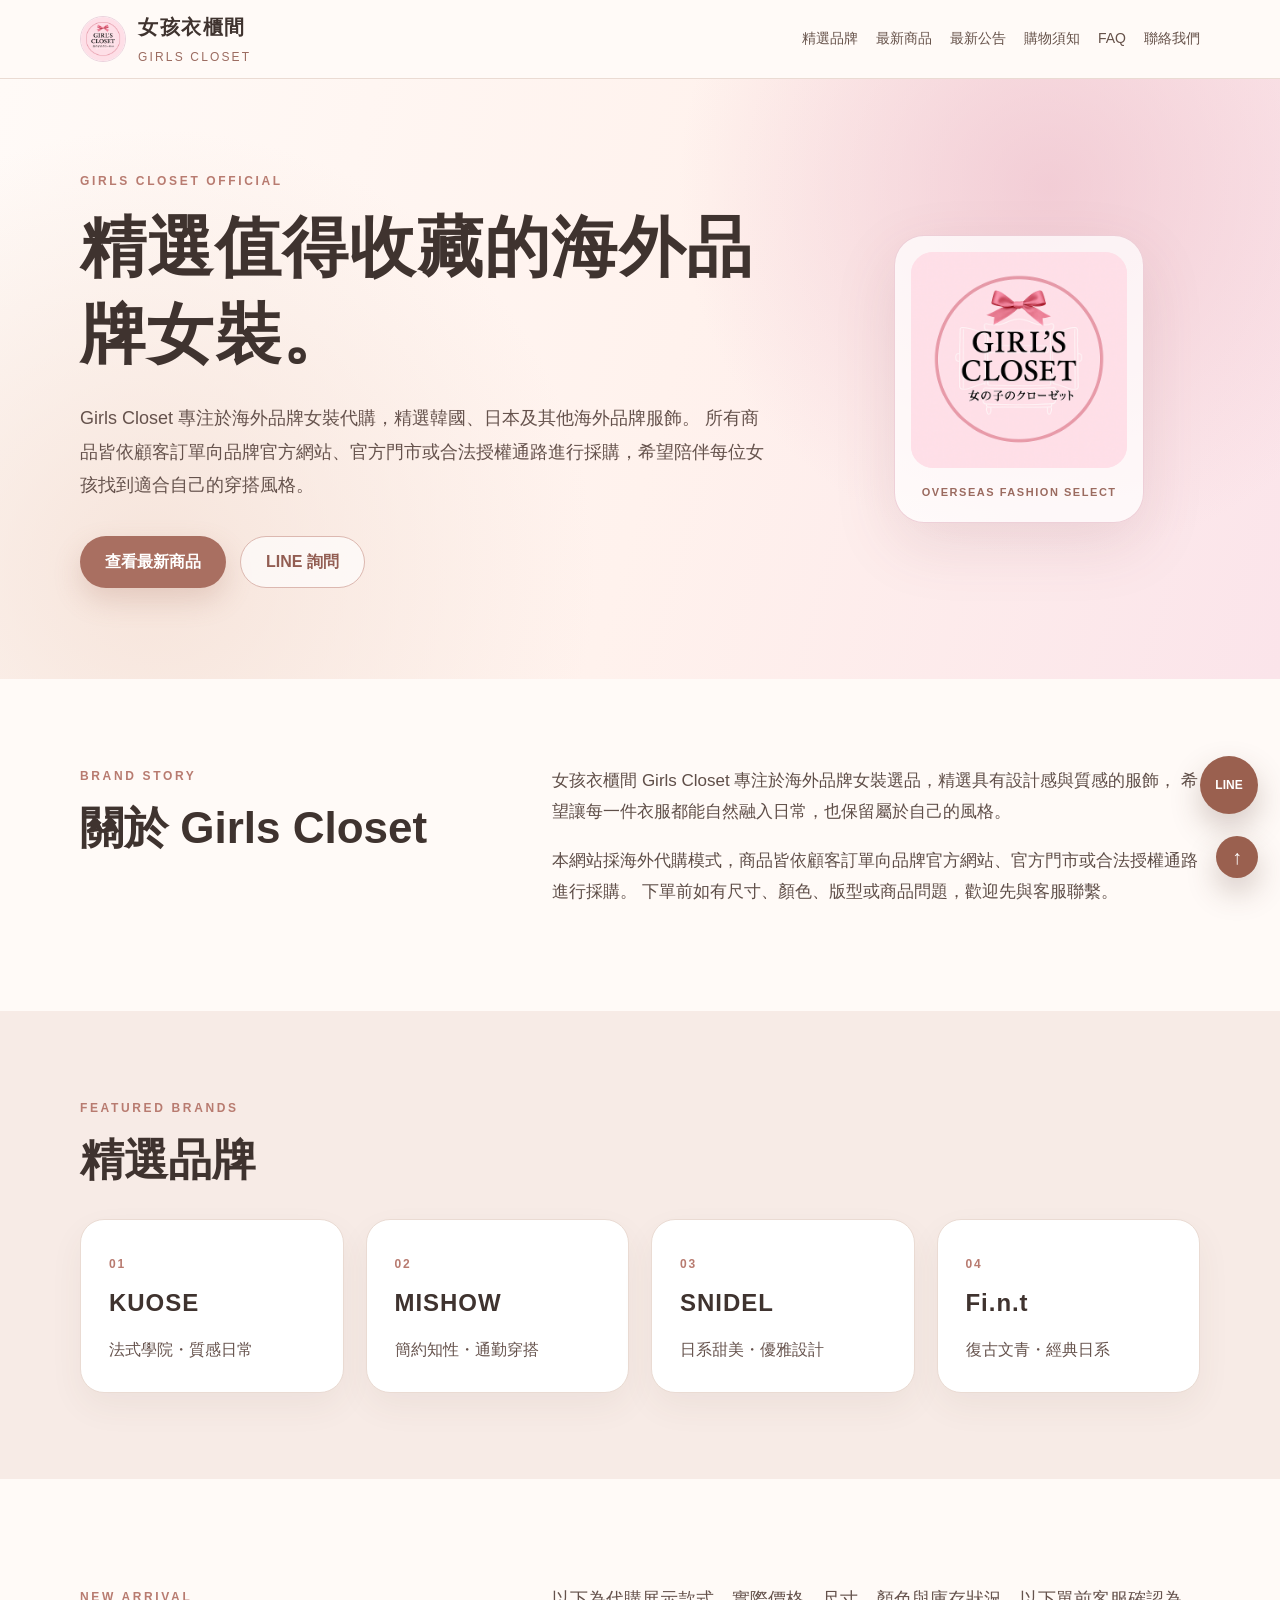
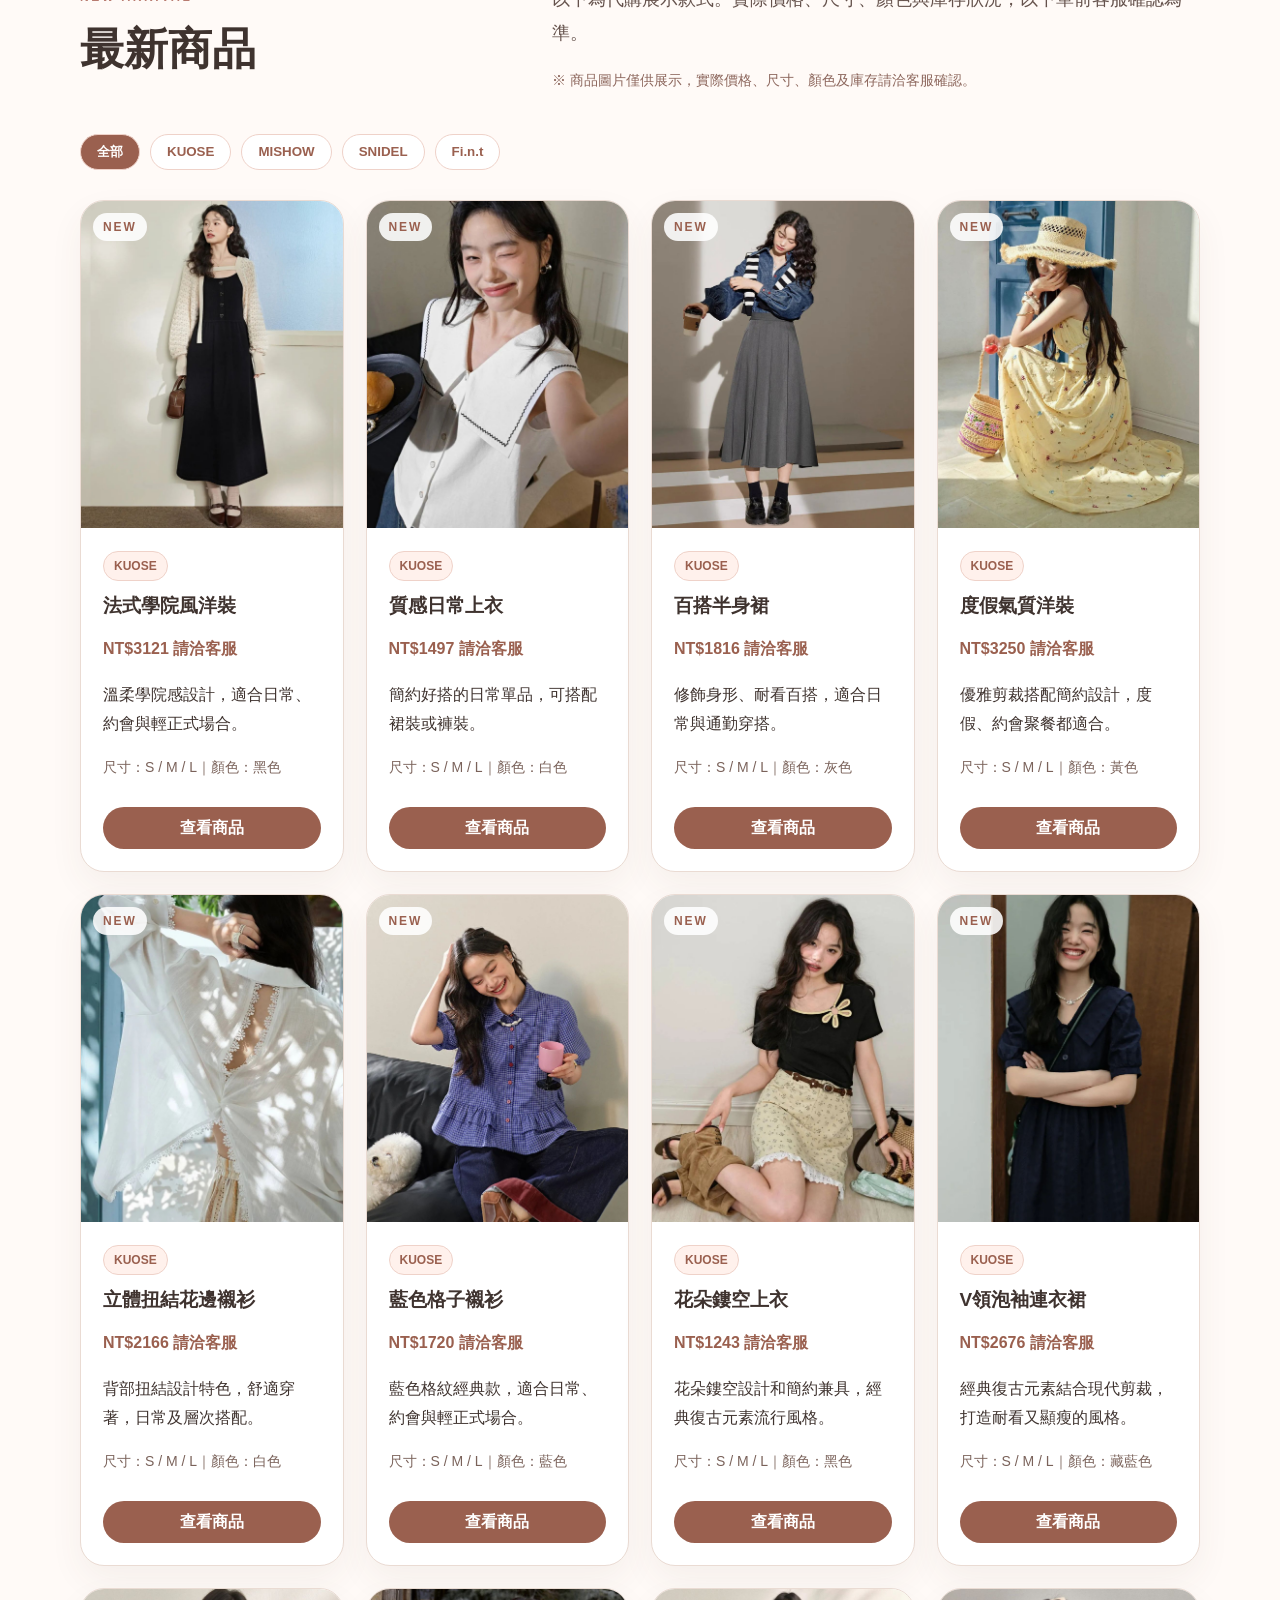
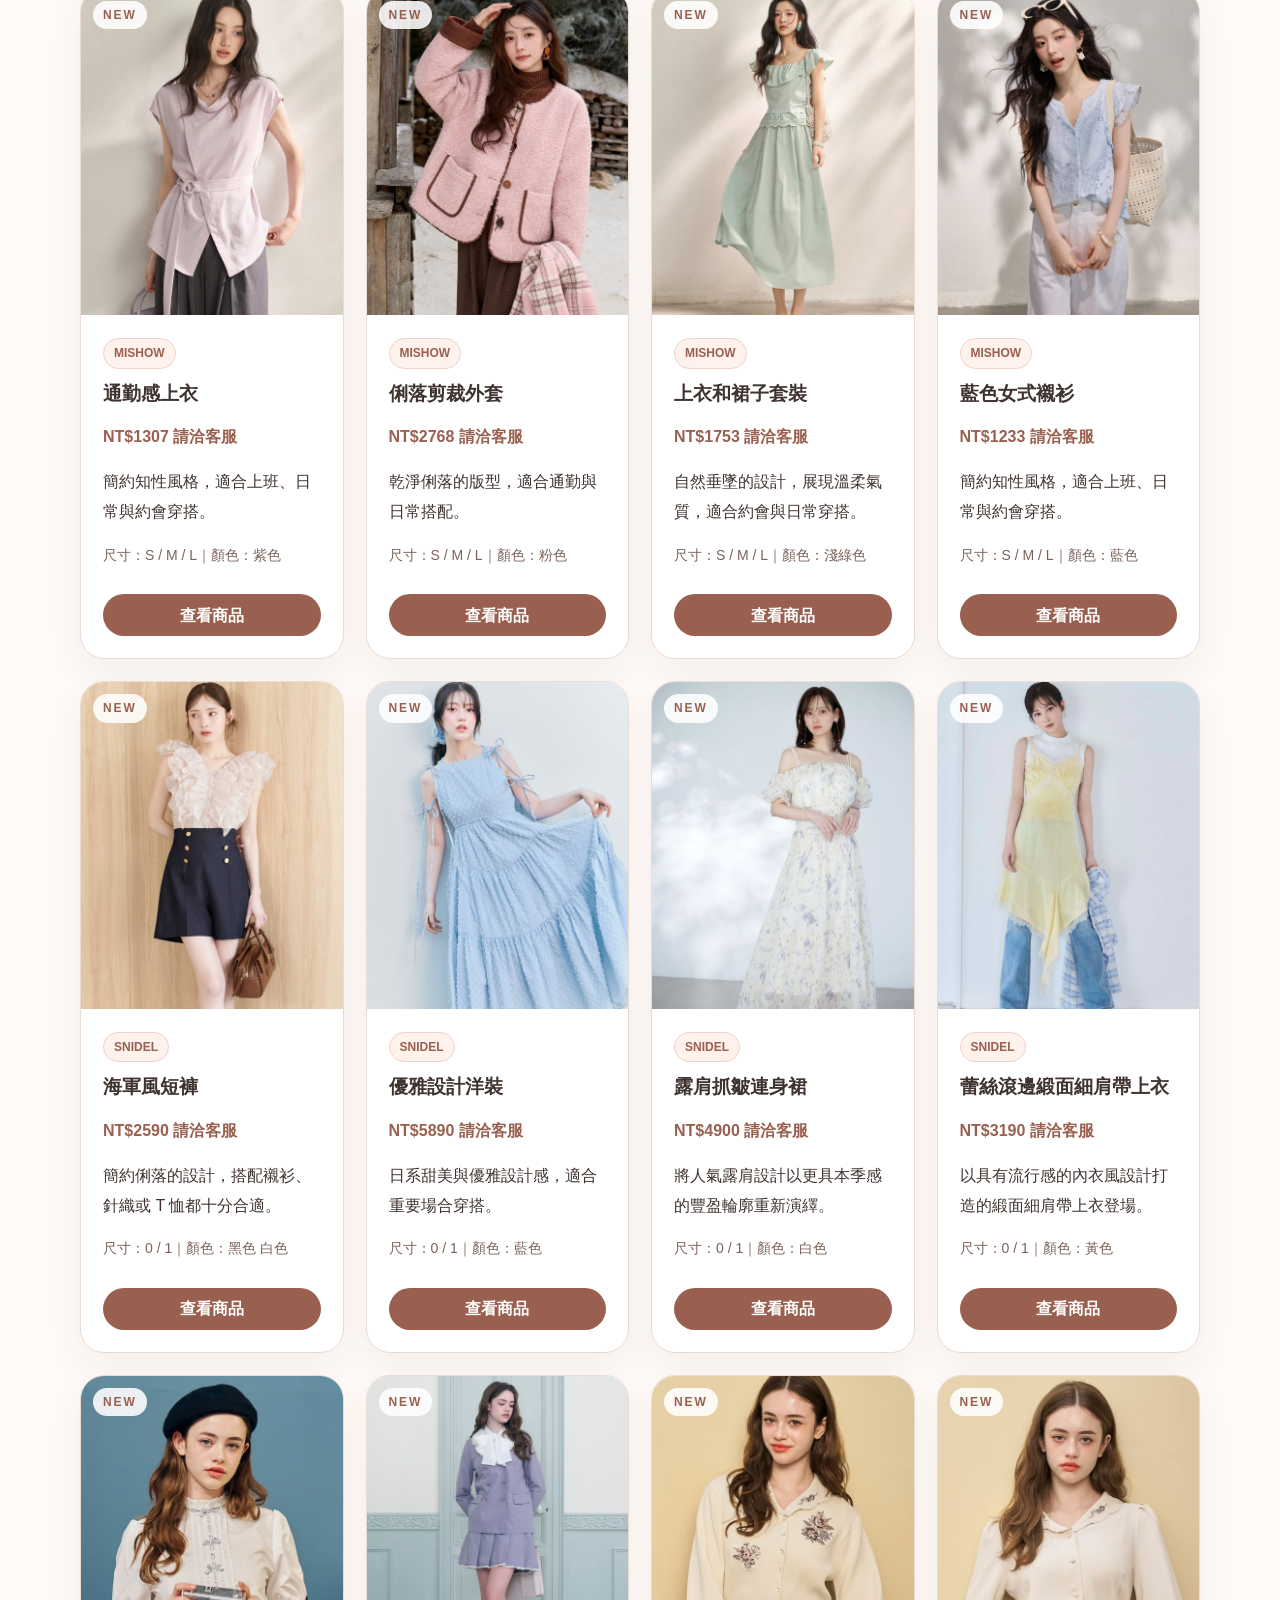
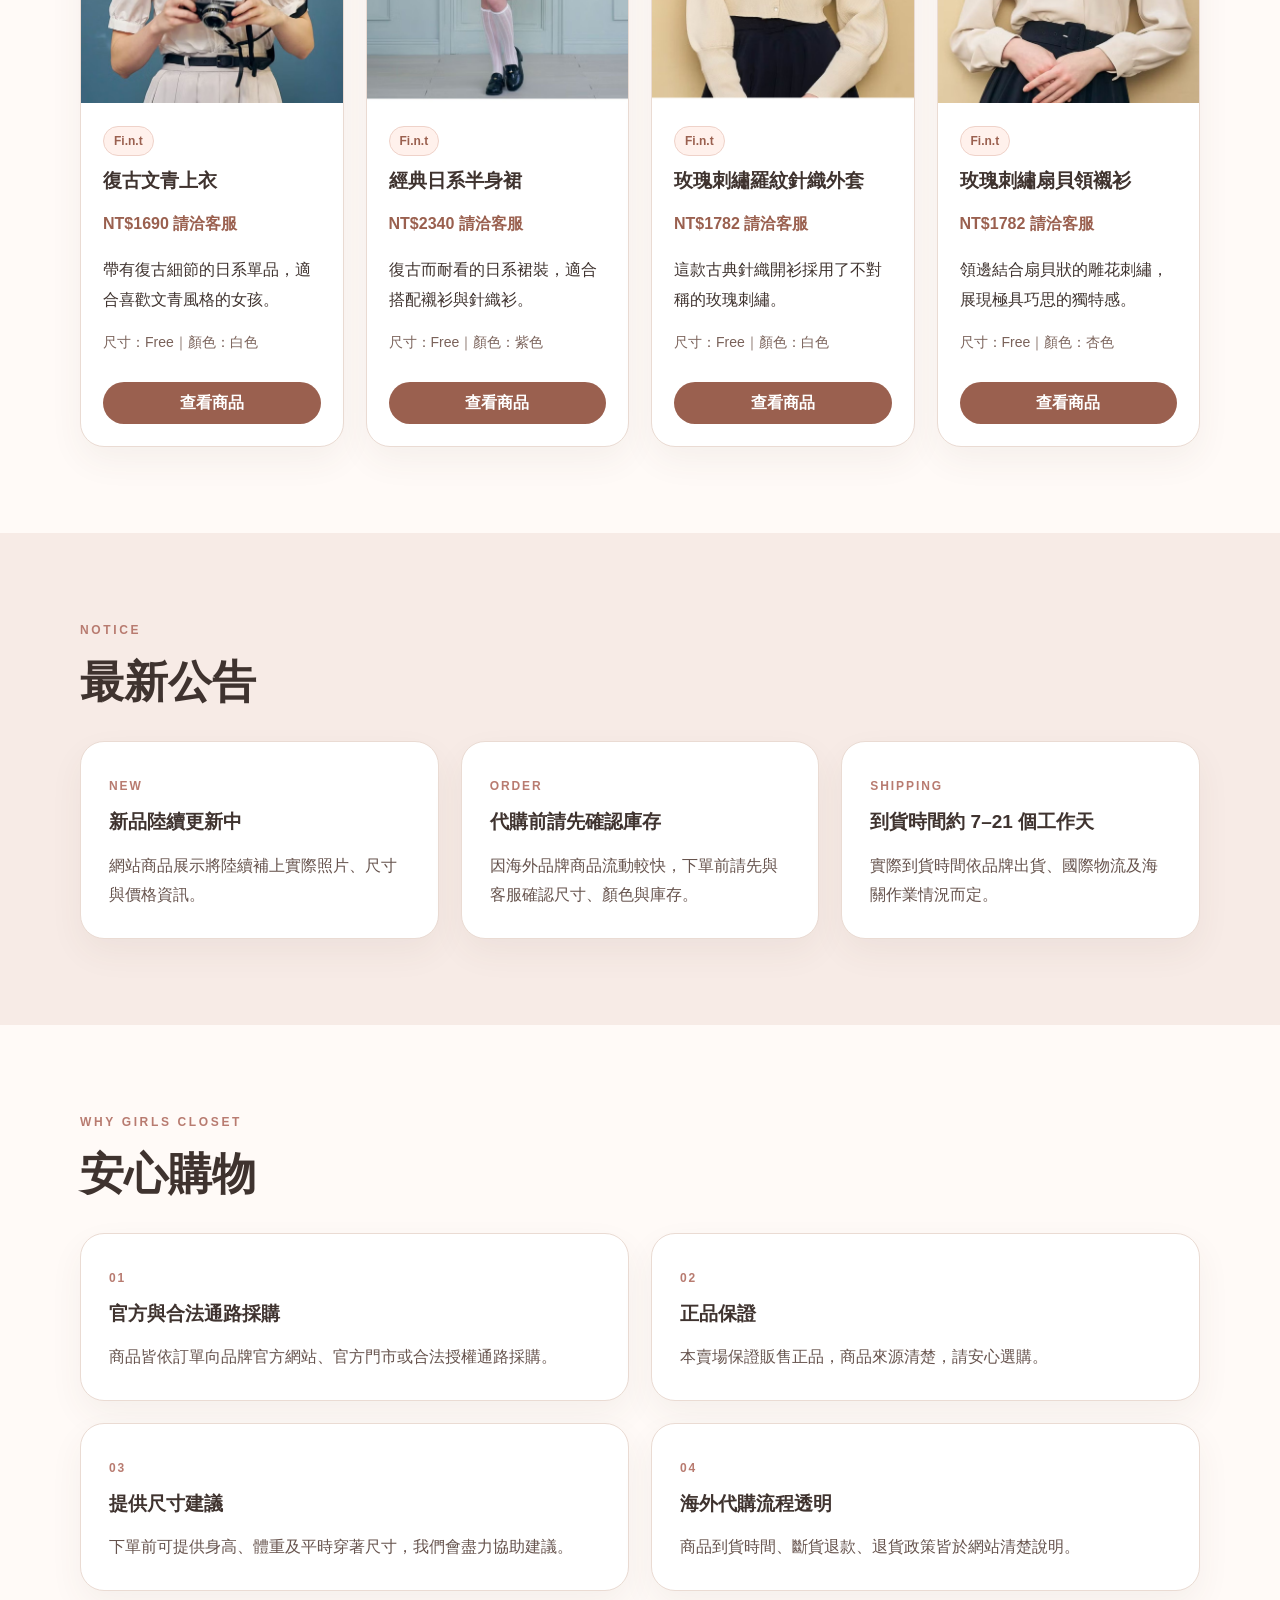
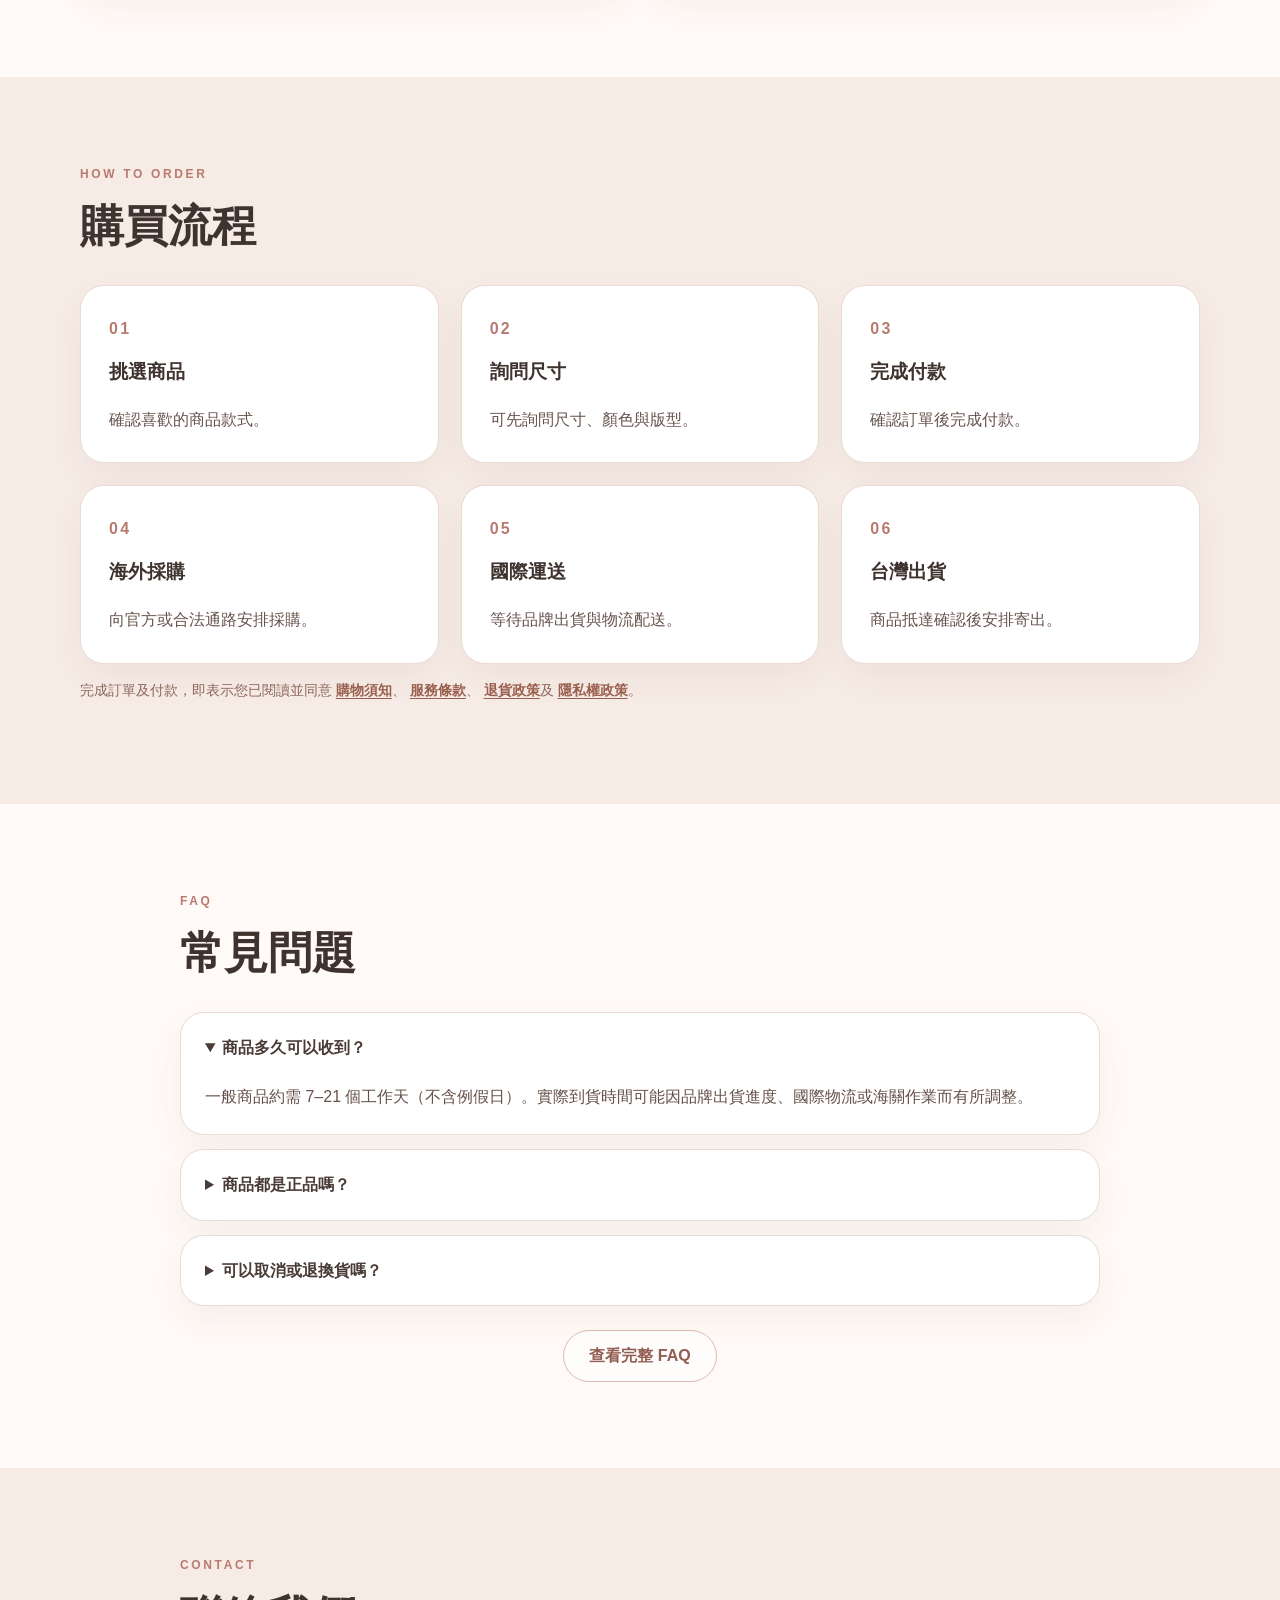
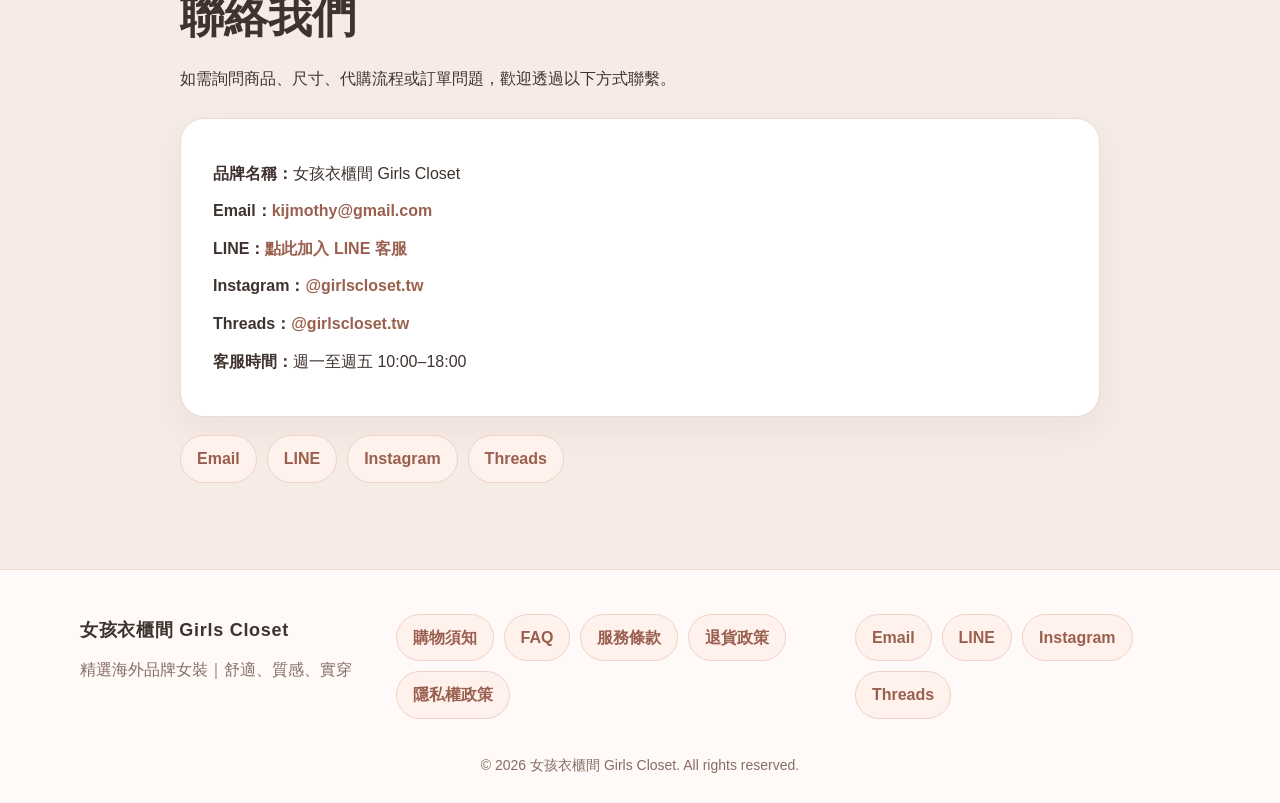
<file: index.html>
<!DOCTYPE html>
<html lang="zh-Hant">
<head>
  <meta charset="UTF-8" />
  <meta name="viewport" content="width=device-width, initial-scale=1.0" />

  <title>女孩衣櫃間 Girls Closet｜精選海外品牌女裝</title>
  <meta name="description" content="女孩衣櫃間 Girls Closet 精選海外品牌女裝，提供 KUOSE、MISHOW、SNIDEL、Fi.n.t 等風格服飾代購服務。" />
  <meta property="og:title" content="女孩衣櫃間 Girls Closet｜精選海外品牌女裝" />
  <meta property="og:description" content="女孩衣櫃間 Girls Closet 精選海外品牌女裝，提供 KUOSE、MISHOW、SNIDEL、Fi.n.t 等風格服飾代購服務。" />
  <meta property="og:image" content="logo.png" />
  <meta property="og:type" content="website" />

  <link rel="icon" href="logo.png" />
  <link rel="stylesheet" href="style.css" />
</head>

<body>
  <header class="site-header">
    <div class="container nav">
      <a class="brand" href="index.html" aria-label="女孩衣櫃間 Girls Closet">
        <span class="brand-logo-wrap"><img src="logo.png" alt="女孩衣櫃間 Girls Closet Logo" /></span>
        <div>
          <span class="brand-cn">女孩衣櫃間</span>
          <span class="brand-en">Girls Closet</span>
        </div>
      </a>

      <nav class="nav-links" aria-label="主選單">
        <a href="index.html#brands">精選品牌</a>
        <a href="index.html#products">最新商品</a>
        <a href="index.html#announcement">最新公告</a>
        <a href="shopping-notice.html">購物須知</a>
        <a href="faq.html">FAQ</a>
        <a href="index.html#contact">聯絡我們</a>
      </nav>
    </div>
  </header>

  <main id="top">

    <section class="hero">
      <div class="container hero-grid">
        <div class="hero-copy">
          <p class="eyebrow">Girls Closet Official</p>
          <h1>精選值得收藏的海外品牌女裝。</h1>
          <p class="hero-text">
            Girls Closet 專注於海外品牌女裝代購，精選韓國、日本及其他海外品牌服飾。
            所有商品皆依顧客訂單向品牌官方網站、官方門市或合法授權通路進行採購，希望陪伴每位女孩找到適合自己的穿搭風格。
          </p>
          <div class="hero-actions">
            <a class="button primary" href="#products">查看最新商品</a>
            <a class="button secondary" href="https://line.me/ti/p/Fj1bSn35pG" target="_blank" rel="noopener">LINE 詢問</a>
          </div>
        </div>

        <div class="hero-logo-panel">
          <div class="hero-logo-frame">
            <img src="logo.png" alt="Girls Closet Logo" />
          </div>
          <p>Overseas Fashion Select</p>
        </div>
      </div>
    </section>

    <section id="about" class="section">
      <div class="container split">
        <div>
          <p class="section-label">Brand Story</p>
          <h2>關於 Girls Closet</h2>
        </div>
        <div class="prose">
          <p>
            女孩衣櫃間 Girls Closet 專注於海外品牌女裝選品，精選具有設計感與質感的服飾，
            希望讓每一件衣服都能自然融入日常，也保留屬於自己的風格。
          </p>
          <p>
            本網站採海外代購模式，商品皆依顧客訂單向品牌官方網站、官方門市或合法授權通路進行採購。
            下單前如有尺寸、顏色、版型或商品問題，歡迎先與客服聯繫。
          </p>
        </div>
      </div>
    </section>

    <section id="brands" class="section soft">
      <div class="container">
        <p class="section-label">Featured Brands</p>
        <h2>精選品牌</h2>
        <div class="brand-grid">
          <article class="brand-card"><span>01</span><h3>KUOSE</h3><p>法式學院・質感日常</p></article>
          <article class="brand-card"><span>02</span><h3>MISHOW</h3><p>簡約知性・通勤穿搭</p></article>
          <article class="brand-card"><span>03</span><h3>SNIDEL</h3><p>日系甜美・優雅設計</p></article>
          <article class="brand-card"><span>04</span><h3>Fi.n.t</h3><p>復古文青・經典日系</p></article>
        </div>
      </div>
    </section>

    <section id="products" class="section">
      <div class="container">
        <div class="section-head">
          <div>
            <p class="section-label">New Arrival</p>
            <h2>最新商品</h2>
          </div>
          <div>
            <p class="section-intro">以下為代購展示款式。實際價格、尺寸、顏色與庫存狀況，以下單前客服確認為準。</p>
            <p class="mini-note">※ 商品圖片僅供展示，實際價格、尺寸、顏色及庫存請洽客服確認。</p>
          </div>
        </div>

        <div class="filter-row" aria-label="商品篩選">
          <button class="filter-button active" data-filter="all">全部</button>
          <button class="filter-button" data-filter="KUOSE">KUOSE</button>
          <button class="filter-button" data-filter="MISHOW">MISHOW</button>
          <button class="filter-button" data-filter="SNIDEL">SNIDEL</button>
          <button class="filter-button" data-filter="Fi.n.t">Fi.n.t</button>
        </div>

        <div id="productGrid" class="product-grid"></div>
      </div>
    </section>

    <section id="announcement" class="section soft">
      <div class="container">
        <p class="section-label">Notice</p>
        <h2>最新公告</h2>
        <div class="announcement-grid">
          <article><span>New</span><h3>新品陸續更新中</h3><p>網站商品展示將陸續補上實際照片、尺寸與價格資訊。</p></article>
          <article><span>Order</span><h3>代購前請先確認庫存</h3><p>因海外品牌商品流動較快，下單前請先與客服確認尺寸、顏色與庫存。</p></article>
          <article><span>Shipping</span><h3>到貨時間約 7–21 個工作天</h3><p>實際到貨時間依品牌出貨、國際物流及海關作業情況而定。</p></article>
        </div>
      </div>
    </section>

    <section id="promise" class="section">
      <div class="container">
        <p class="section-label">Why Girls Closet</p>
        <h2>安心購物</h2>
        <div class="feature-grid">
          <article class="feature-card"><span>01</span><h3>官方與合法通路採購</h3><p>商品皆依訂單向品牌官方網站、官方門市或合法授權通路採購。</p></article>
          <article class="feature-card"><span>02</span><h3>正品保證</h3><p>本賣場保證販售正品，商品來源清楚，請安心選購。</p></article>
          <article class="feature-card"><span>03</span><h3>提供尺寸建議</h3><p>下單前可提供身高、體重及平時穿著尺寸，我們會盡力協助建議。</p></article>
          <article class="feature-card"><span>04</span><h3>海外代購流程透明</h3><p>商品到貨時間、斷貨退款、退貨政策皆於網站清楚說明。</p></article>
        </div>
      </div>
    </section>

    <section id="process" class="section soft">
      <div class="container">
        <p class="section-label">How to Order</p>
        <h2>購買流程</h2>
        <div class="timeline">
          <div><span>01</span><strong>挑選商品</strong><p>確認喜歡的商品款式。</p></div>
          <div><span>02</span><strong>詢問尺寸</strong><p>可先詢問尺寸、顏色與版型。</p></div>
          <div><span>03</span><strong>完成付款</strong><p>確認訂單後完成付款。</p></div>
          <div><span>04</span><strong>海外採購</strong><p>向官方或合法通路安排採購。</p></div>
          <div><span>05</span><strong>國際運送</strong><p>等待品牌出貨與物流配送。</p></div>
          <div><span>06</span><strong>台灣出貨</strong><p>商品抵達確認後安排寄出。</p></div>
        </div>
        <p class="legal-note">
          完成訂單及付款，即表示您已閱讀並同意
          <a href="shopping-notice.html">購物須知</a>、
          <a href="terms.html">服務條款</a>、
          <a href="return-policy.html">退貨政策</a>及
          <a href="privacy.html">隱私權政策</a>。
        </p>
      </div>
    </section>

    <section id="faq-preview" class="section">
      <div class="container narrow">
        <p class="section-label">FAQ</p>
        <h2>常見問題</h2>
        <details open><summary>商品多久可以收到？</summary><p>一般商品約需 7–21 個工作天（不含例假日）。實際到貨時間可能因品牌出貨進度、國際物流或海關作業而有所調整。</p></details>
        <details><summary>商品都是正品嗎？</summary><p>是的。本賣場所有商品皆由海外官方網站、官方門市或合法授權通路採購，保證販售正品。</p></details>
        <details><summary>可以取消或退換貨嗎？</summary><p>商品下單並完成付款後，即進入採購流程，原則上無法取消或修改。若收到商品有寄錯、重大瑕疵或運送損壞，請於 2 日內聯繫客服。</p></details>
        <div class="center-action">
          <a class="button secondary" href="faq.html">查看完整 FAQ</a>
        </div>
      </div>
    </section>

    <section id="contact" class="section contact soft">
      <div class="container narrow">
        <p class="section-label">Contact</p>
        <h2>聯絡我們</h2>
        <p class="contact-intro">如需詢問商品、尺寸、代購流程或訂單問題，歡迎透過以下方式聯繫。</p>

        <div class="contact-card">
          <p><strong>品牌名稱：</strong>女孩衣櫃間 Girls Closet</p>
          <p><strong>Email：</strong><a href="mailto:kijmothy@gmail.com">kijmothy@gmail.com</a></p>
          <p><strong>LINE：</strong><a href="https://line.me/ti/p/Fj1bSn35pG" target="_blank" rel="noopener">點此加入 LINE 客服</a></p>
          <p><strong>Instagram：</strong><a href="https://www.instagram.com/girlscloset.tw/" target="_blank" rel="noopener">@girlscloset.tw</a></p>
          <p><strong>Threads：</strong><a href="https://www.threads.net/@girlscloset.tw" target="_blank" rel="noopener">@girlscloset.tw</a></p>
          <p><strong>客服時間：</strong>週一至週五 10:00–18:00</p>
        </div>

        <div class="social-row">
          <a href="mailto:kijmothy@gmail.com">Email</a>
          <a href="https://line.me/ti/p/Fj1bSn35pG" target="_blank" rel="noopener">LINE</a>
          <a href="https://www.instagram.com/girlscloset.tw/" target="_blank" rel="noopener">Instagram</a>
          <a href="https://www.threads.net/@girlscloset.tw" target="_blank" rel="noopener">Threads</a>
        </div>
      </div>
    </section>

  </main>
  <a class="floating-line" href="https://line.me/ti/p/Fj1bSn35pG" target="_blank" rel="noopener" aria-label="LINE 聯絡客服">LINE</a>
  <a class="back-top" href="#top" aria-label="回到最上方">↑</a>

  <footer class="site-footer">
    <div class="container footer-grid">
      <div>
        <p class="footer-brand">女孩衣櫃間 Girls Closet</p>
        <p class="footer-desc">精選海外品牌女裝｜舒適、質感、實穿</p>
      </div>
      <div class="footer-links">
        <a href="shopping-notice.html">購物須知</a>
        <a href="faq.html">FAQ</a>
        <a href="terms.html">服務條款</a>
        <a href="return-policy.html">退貨政策</a>
        <a href="privacy.html">隱私權政策</a>
      </div>
      <div class="footer-social">
        <a href="mailto:kijmothy@gmail.com">Email</a>
        <a href="https://line.me/ti/p/Fj1bSn35pG" target="_blank" rel="noopener">LINE</a>
        <a href="https://www.instagram.com/girlscloset.tw/" target="_blank" rel="noopener">Instagram</a>
        <a href="https://www.threads.net/@girlscloset.tw" target="_blank" rel="noopener">Threads</a>
      </div>
    </div>
    <p class="copyright">© 2026 女孩衣櫃間 Girls Closet. All rights reserved.</p>
  </footer>

<script src="products.js"></script>
<script src="main.js"></script>
</body>
</html>
</file>
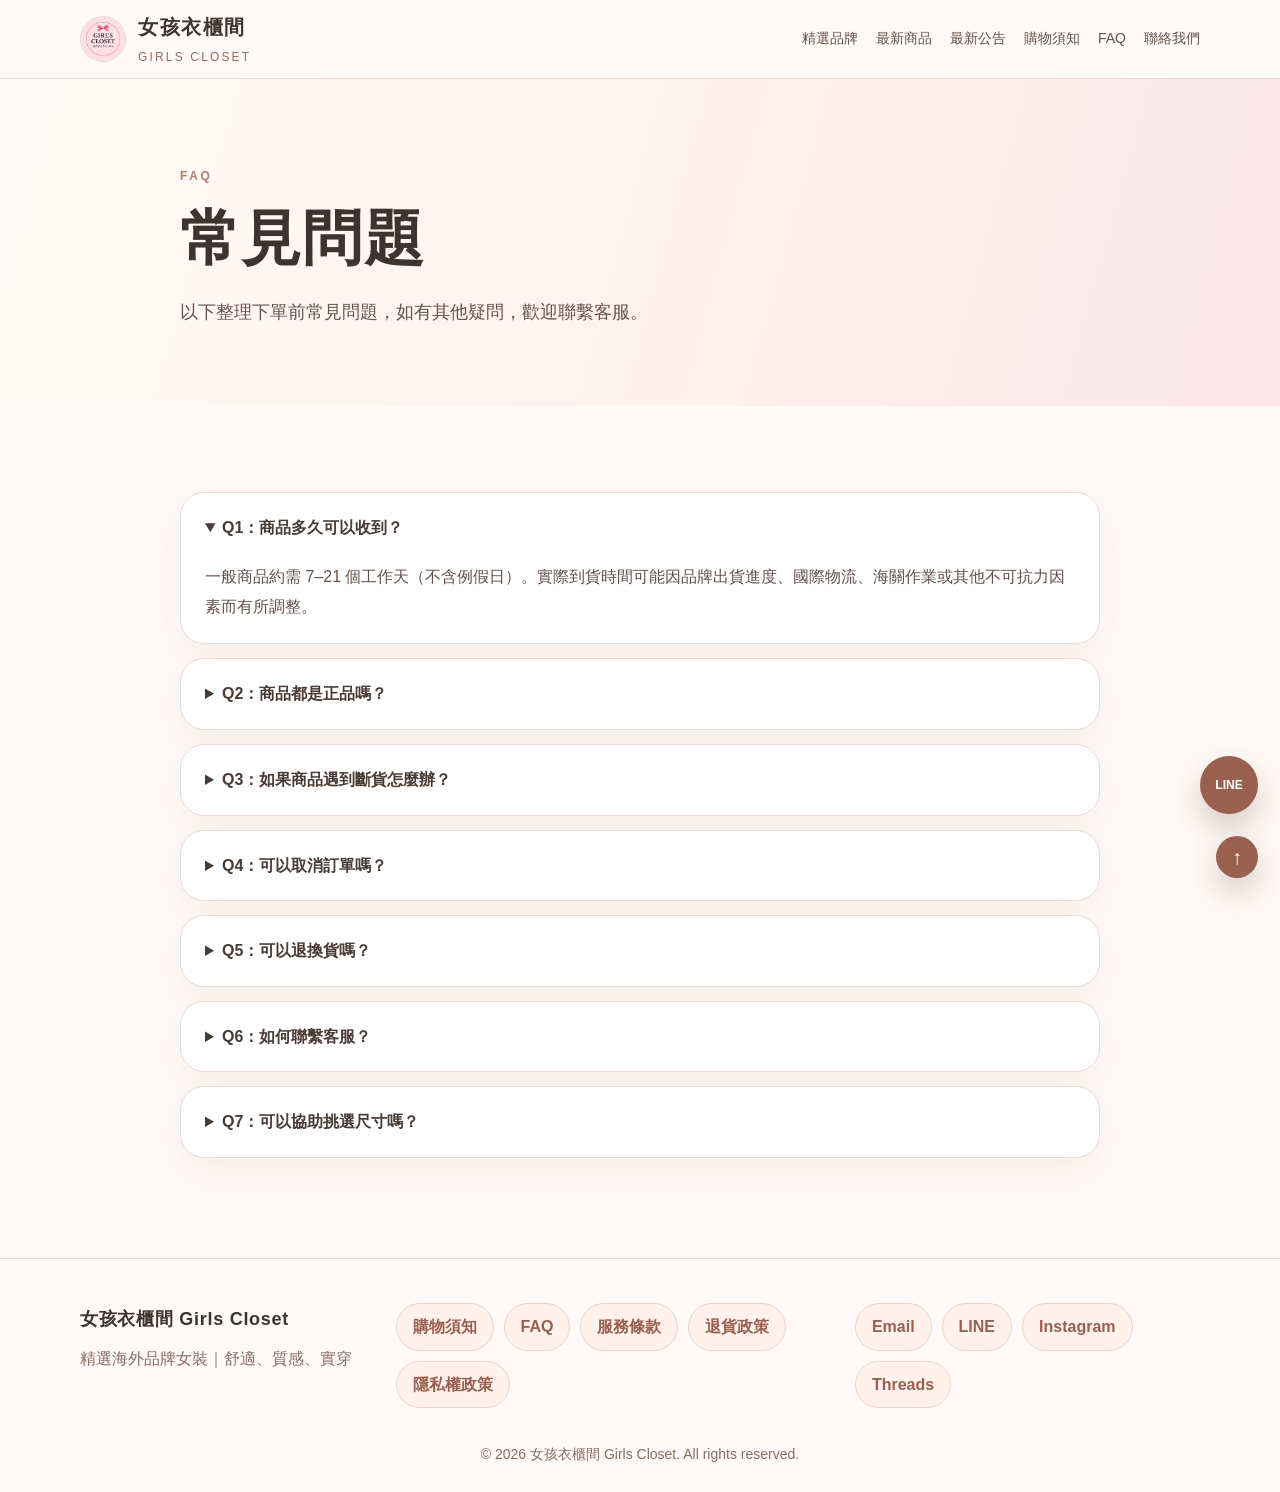
<file: faq.html>
<!DOCTYPE html>
<html lang="zh-Hant">
<head>
  <meta charset="UTF-8" />
  <meta name="viewport" content="width=device-width, initial-scale=1.0" />

  <title>常見問題 FAQ｜女孩衣櫃間 Girls Closet</title>
  <meta name="description" content="女孩衣櫃間 Girls Closet 常見問題，包含到貨時間、正品保證、斷貨退款、取消訂單與退換貨說明。" />
  <meta property="og:title" content="常見問題 FAQ｜女孩衣櫃間 Girls Closet" />
  <meta property="og:description" content="女孩衣櫃間 Girls Closet 常見問題，包含到貨時間、正品保證、斷貨退款、取消訂單與退換貨說明。" />
  <meta property="og:image" content="logo.png" />
  <meta property="og:type" content="website" />

  <link rel="icon" href="logo.png" />
  <link rel="stylesheet" href="style.css" />
</head>

<body class="">
  <header class="site-header">
    <div class="container nav">
      <a class="brand" href="index.html" aria-label="女孩衣櫃間 Girls Closet">
        <span class="brand-logo-wrap"><img src="logo.png" alt="女孩衣櫃間 Girls Closet Logo" /></span>
        <div>
          <span class="brand-cn">女孩衣櫃間</span>
          <span class="brand-en">Girls Closet</span>
        </div>
      </a>

      <nav class="nav-links" aria-label="主選單">
        <a href="index.html#brands">精選品牌</a>
        <a href="index.html#products">最新商品</a>
        <a href="index.html#announcement">最新公告</a>
        <a href="shopping-notice.html">購物須知</a>
        <a href="faq.html">FAQ</a>
        <a href="index.html#contact">聯絡我們</a>
      </nav>
    </div>
  </header>

  <main id="top">

    <section class="page-hero">
      <div class="container narrow">
        <p class="section-label">FAQ</p>
        <h1>常見問題</h1>
        <p>以下整理下單前常見問題，如有其他疑問，歡迎聯繫客服。</p>
      </div>
    </section>

    <section class="section">
      <div class="container narrow">
        <details open><summary>Q1：商品多久可以收到？</summary><p>一般商品約需 7–21 個工作天（不含例假日）。實際到貨時間可能因品牌出貨進度、國際物流、海關作業或其他不可抗力因素而有所調整。</p></details>
        <details><summary>Q2：商品都是正品嗎？</summary><p>是的。本賣場所有商品皆由海外官方網站、官方門市或合法授權通路採購，保證販售正品，請安心選購。</p></details>
        <details><summary>Q3：如果商品遇到斷貨怎麼辦？</summary><p>若商品遇品牌斷貨、缺貨、停產或其他無法採購之情形，本賣場將主動通知您，並辦理全額退款。</p></details>
        <details><summary>Q4：可以取消訂單嗎？</summary><p>商品下單並完成付款後，即進入採購流程，原則上無法取消訂單，亦無法修改商品款式、尺寸、顏色或其他訂單內容。下單前如有任何疑問，歡迎先與客服確認。</p></details>
        <details><summary>Q5：可以退換貨嗎？</summary><p>若收到商品有寄錯商品、重大瑕疵或運送過程造成明顯損壞等情形，請於收到商品後 2 日內聯繫客服並提供相關照片，本賣場將協助辦理退換貨事宜。</p></details>
        <details><summary>Q6：如何聯繫客服？</summary><p>可透過 LINE 客服連結或 Email：kijmothy@gmail.com 聯繫客服。客服時間為週一至週五 10:00–18:00（國定假日除外）。</p></details>
        <details><summary>Q7：可以協助挑選尺寸嗎？</summary><p>可以。下單前歡迎提供您的身高、體重及平時穿著尺寸，我們將依商品版型及品牌尺寸表提供尺寸建議，但因每個人的身形及穿著習慣不同，尺寸建議僅供參考。</p></details>
      </div>
    </section>

  </main>
  <a class="floating-line" href="https://line.me/ti/p/Fj1bSn35pG" target="_blank" rel="noopener" aria-label="LINE 聯絡客服">LINE</a>
  <a class="back-top" href="#top" aria-label="回到最上方">↑</a>

  <footer class="site-footer">
    <div class="container footer-grid">
      <div>
        <p class="footer-brand">女孩衣櫃間 Girls Closet</p>
        <p class="footer-desc">精選海外品牌女裝｜舒適、質感、實穿</p>
      </div>
      <div class="footer-links">
        <a href="shopping-notice.html">購物須知</a>
        <a href="faq.html">FAQ</a>
        <a href="terms.html">服務條款</a>
        <a href="return-policy.html">退貨政策</a>
        <a href="privacy.html">隱私權政策</a>
      </div>
      <div class="footer-social">
        <a href="mailto:kijmothy@gmail.com">Email</a>
        <a href="https://line.me/ti/p/Fj1bSn35pG" target="_blank" rel="noopener">LINE</a>
        <a href="https://www.instagram.com/girlscloset.tw/" target="_blank" rel="noopener">Instagram</a>
        <a href="https://www.threads.net/@girlscloset.tw" target="_blank" rel="noopener">Threads</a>
      </div>
    </div>
    <p class="copyright">© 2026 女孩衣櫃間 Girls Closet. All rights reserved.</p>
  </footer>

</body>
</html>
</file>
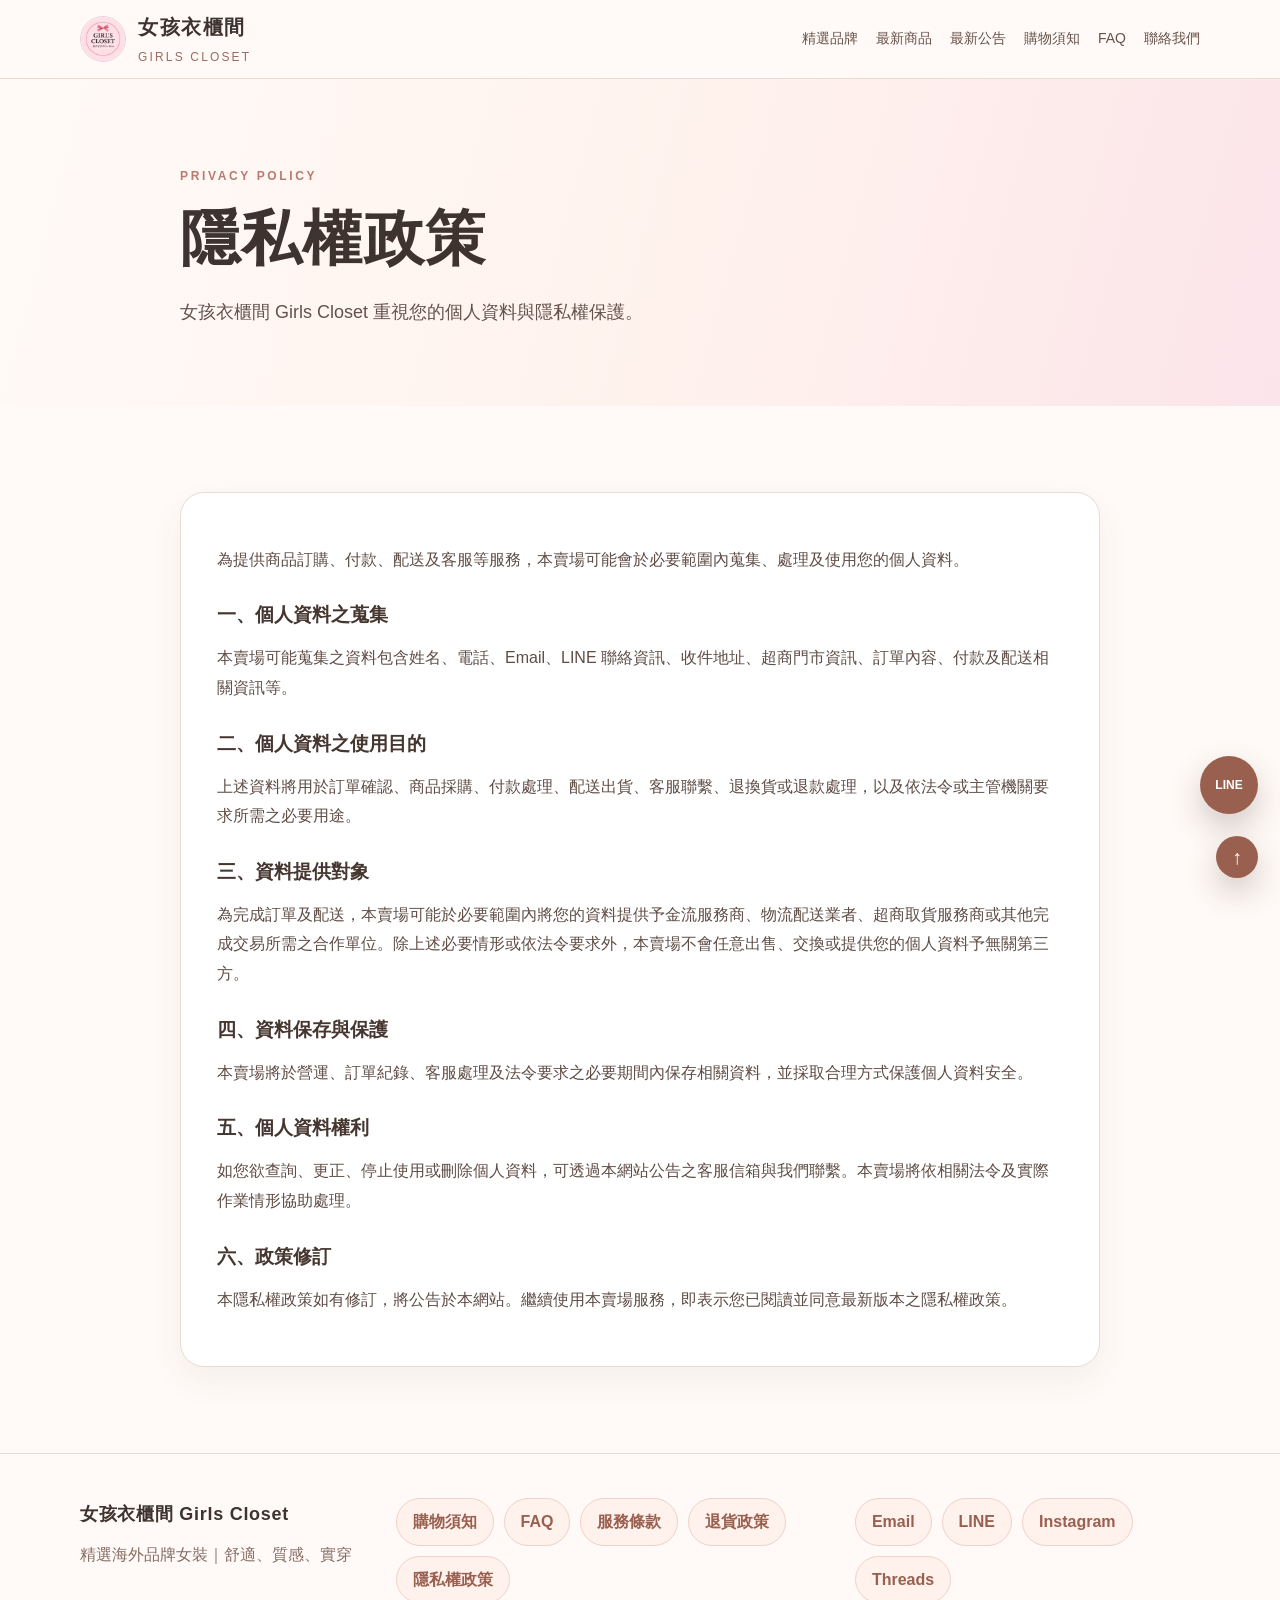
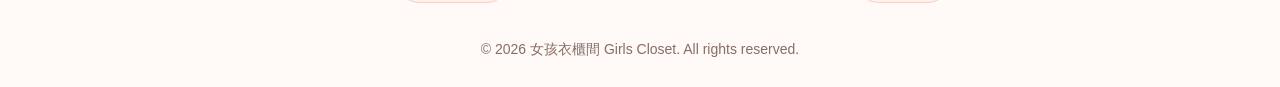
<file: privacy.html>
<!DOCTYPE html>
<html lang="zh-Hant">
<head>
  <meta charset="UTF-8" />
  <meta name="viewport" content="width=device-width, initial-scale=1.0" />

  <title>隱私權政策｜女孩衣櫃間 Girls Closet</title>
  <meta name="description" content="女孩衣櫃間 Girls Closet 隱私權政策與個人資料使用說明。" />
  <meta property="og:title" content="隱私權政策｜女孩衣櫃間 Girls Closet" />
  <meta property="og:description" content="女孩衣櫃間 Girls Closet 隱私權政策與個人資料使用說明。" />
  <meta property="og:image" content="logo.png" />
  <meta property="og:type" content="website" />

  <link rel="icon" href="logo.png" />
  <link rel="stylesheet" href="style.css" />
</head>

<body>
  <header class="site-header">
    <div class="container nav">
      <a class="brand" href="index.html" aria-label="女孩衣櫃間 Girls Closet">
        <span class="brand-logo-wrap"><img src="logo.png" alt="女孩衣櫃間 Girls Closet Logo" /></span>
        <div>
          <span class="brand-cn">女孩衣櫃間</span>
          <span class="brand-en">Girls Closet</span>
        </div>
      </a>

      <nav class="nav-links" aria-label="主選單">
        <a href="index.html#brands">精選品牌</a>
        <a href="index.html#products">最新商品</a>
        <a href="index.html#announcement">最新公告</a>
        <a href="shopping-notice.html">購物須知</a>
        <a href="faq.html">FAQ</a>
        <a href="index.html#contact">聯絡我們</a>
      </nav>
    </div>
  </header>

  <main id="top">

    <section class="page-hero"><div class="container narrow"><p class="section-label">Privacy Policy</p><h1>隱私權政策</h1><p>女孩衣櫃間 Girls Closet 重視您的個人資料與隱私權保護。</p></div></section>
    <section class="section"><div class="container narrow policy-box">
      <p>為提供商品訂購、付款、配送及客服等服務，本賣場可能會於必要範圍內蒐集、處理及使用您的個人資料。</p>
      <h3>一、個人資料之蒐集</h3><p>本賣場可能蒐集之資料包含姓名、電話、Email、LINE 聯絡資訊、收件地址、超商門市資訊、訂單內容、付款及配送相關資訊等。</p>
      <h3>二、個人資料之使用目的</h3><p>上述資料將用於訂單確認、商品採購、付款處理、配送出貨、客服聯繫、退換貨或退款處理，以及依法令或主管機關要求所需之必要用途。</p>
      <h3>三、資料提供對象</h3><p>為完成訂單及配送，本賣場可能於必要範圍內將您的資料提供予金流服務商、物流配送業者、超商取貨服務商或其他完成交易所需之合作單位。除上述必要情形或依法令要求外，本賣場不會任意出售、交換或提供您的個人資料予無關第三方。</p>
      <h3>四、資料保存與保護</h3><p>本賣場將於營運、訂單紀錄、客服處理及法令要求之必要期間內保存相關資料，並採取合理方式保護個人資料安全。</p>
      <h3>五、個人資料權利</h3><p>如您欲查詢、更正、停止使用或刪除個人資料，可透過本網站公告之客服信箱與我們聯繫。本賣場將依相關法令及實際作業情形協助處理。</p>
      <h3>六、政策修訂</h3><p>本隱私權政策如有修訂，將公告於本網站。繼續使用本賣場服務，即表示您已閱讀並同意最新版本之隱私權政策。</p>
    </div></section>

  </main>
  <a class="floating-line" href="https://line.me/ti/p/Fj1bSn35pG" target="_blank" rel="noopener" aria-label="LINE 聯絡客服">LINE</a>
  <a class="back-top" href="#top" aria-label="回到最上方">↑</a>

  <footer class="site-footer">
    <div class="container footer-grid">
      <div>
        <p class="footer-brand">女孩衣櫃間 Girls Closet</p>
        <p class="footer-desc">精選海外品牌女裝｜舒適、質感、實穿</p>
      </div>
      <div class="footer-links">
        <a href="shopping-notice.html">購物須知</a>
        <a href="faq.html">FAQ</a>
        <a href="terms.html">服務條款</a>
        <a href="return-policy.html">退貨政策</a>
        <a href="privacy.html">隱私權政策</a>
      </div>
      <div class="footer-social">
        <a href="mailto:kijmothy@gmail.com">Email</a>
        <a href="https://line.me/ti/p/Fj1bSn35pG" target="_blank" rel="noopener">LINE</a>
        <a href="https://www.instagram.com/girlscloset.tw/" target="_blank" rel="noopener">Instagram</a>
        <a href="https://www.threads.net/@girlscloset.tw" target="_blank" rel="noopener">Threads</a>
      </div>
    </div>
    <p class="copyright">© 2026 女孩衣櫃間 Girls Closet. All rights reserved.</p>
  </footer>


</body>
</html>
</file>
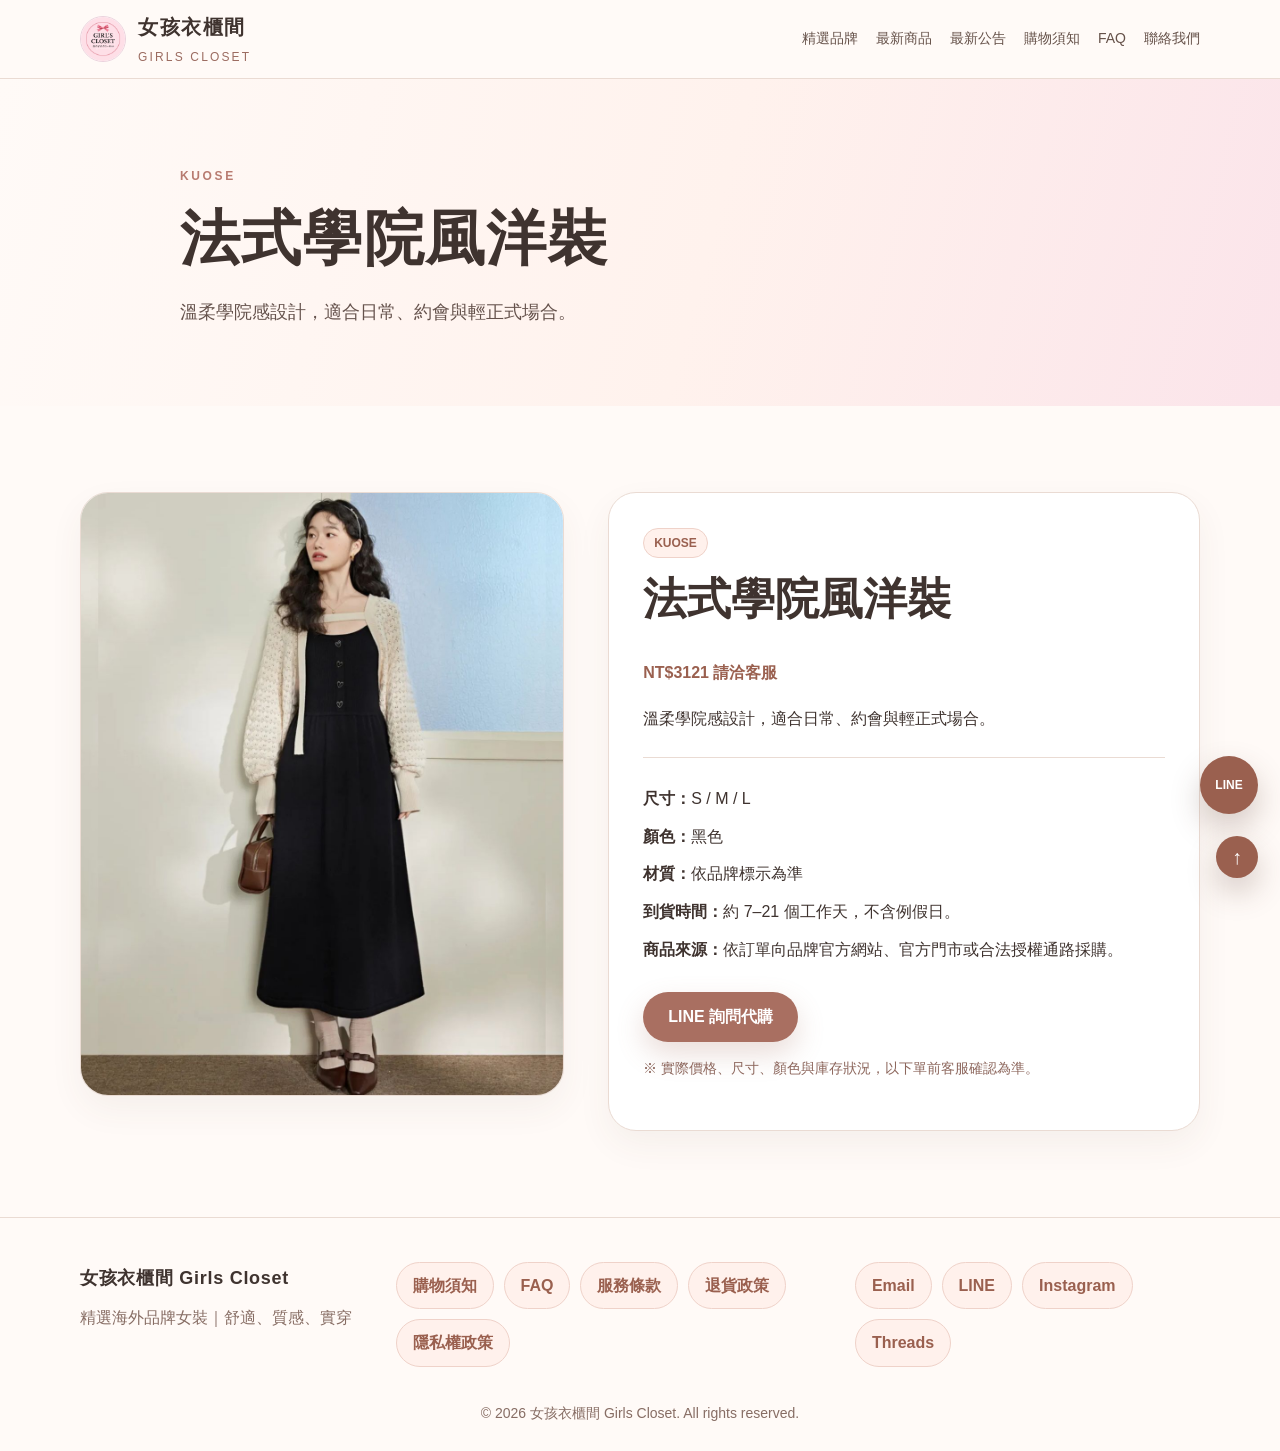
<file: product.html>
<!DOCTYPE html>
<html lang="zh-Hant">
<head>
  <meta charset="UTF-8" />
  <meta name="viewport" content="width=device-width, initial-scale=1.0" />

  <title>商品詳細｜女孩衣櫃間 Girls Closet</title>
  <meta name="description" content="女孩衣櫃間 Girls Closet 商品詳細頁，提供商品資訊、尺寸、顏色與 LINE 詢問代購。" />
  <meta property="og:title" content="商品詳細｜女孩衣櫃間 Girls Closet" />
  <meta property="og:description" content="女孩衣櫃間 Girls Closet 商品詳細頁，提供商品資訊、尺寸、顏色與 LINE 詢問代購。" />
  <meta property="og:image" content="logo.png" />
  <meta property="og:type" content="website" />

  <link rel="icon" href="logo.png" />
  <link rel="stylesheet" href="style.css" />
</head>

<body>
  <header class="site-header">
    <div class="container nav">
      <a class="brand" href="index.html" aria-label="女孩衣櫃間 Girls Closet">
        <span class="brand-logo-wrap"><img src="logo.png" alt="女孩衣櫃間 Girls Closet Logo" /></span>
        <div>
          <span class="brand-cn">女孩衣櫃間</span>
          <span class="brand-en">Girls Closet</span>
        </div>
      </a>

      <nav class="nav-links" aria-label="主選單">
        <a href="index.html#brands">精選品牌</a>
        <a href="index.html#products">最新商品</a>
        <a href="index.html#announcement">最新公告</a>
        <a href="shopping-notice.html">購物須知</a>
        <a href="faq.html">FAQ</a>
        <a href="index.html#contact">聯絡我們</a>
      </nav>
    </div>
  </header>

  <main id="top">

    <section class="page-hero product-page-hero">
      <div class="container narrow">
        <p class="section-label" id="productBrandLabel">Product</p>
        <h1 id="productTitle">商品資訊</h1>
        <p id="productIntro">商品資料載入中。</p>
      </div>
    </section>

    <section class="section">
      <div class="container product-detail-grid">
        <div class="product-detail-image" id="productImageBox"></div>
        <div class="product-detail-info">
          <span class="product-brand" id="productBrand"></span>
          <h2 id="productName"></h2>
          <p class="product-price" id="productPrice"></p>
          <p id="productDescription"></p>

          <div class="detail-list">
            <p><strong>尺寸：</strong><span id="productSize"></span></p>
            <p><strong>顏色：</strong><span id="productColor"></span></p>
            <p><strong>材質：</strong><span id="productMaterial"></span></p>
            <p><strong>到貨時間：</strong>約 7–21 個工作天，不含例假日。</p>
            <p><strong>商品來源：</strong>依訂單向品牌官方網站、官方門市或合法授權通路採購。</p>
          </div>

          <a id="productLineButton" class="button primary product-detail-line" href="https://line.me/ti/p/Fj1bSn35pG" target="_blank" rel="noopener">LINE 詢問代購</a>
          <p class="mini-note">※ 實際價格、尺寸、顏色與庫存狀況，以下單前客服確認為準。</p>
        </div>
      </div>
    </section>

  </main>
  <a class="floating-line" href="https://line.me/ti/p/Fj1bSn35pG" target="_blank" rel="noopener" aria-label="LINE 聯絡客服">LINE</a>
  <a class="back-top" href="#top" aria-label="回到最上方">↑</a>

  <footer class="site-footer">
    <div class="container footer-grid">
      <div>
        <p class="footer-brand">女孩衣櫃間 Girls Closet</p>
        <p class="footer-desc">精選海外品牌女裝｜舒適、質感、實穿</p>
      </div>
      <div class="footer-links">
        <a href="shopping-notice.html">購物須知</a>
        <a href="faq.html">FAQ</a>
        <a href="terms.html">服務條款</a>
        <a href="return-policy.html">退貨政策</a>
        <a href="privacy.html">隱私權政策</a>
      </div>
      <div class="footer-social">
        <a href="mailto:kijmothy@gmail.com">Email</a>
        <a href="https://line.me/ti/p/Fj1bSn35pG" target="_blank" rel="noopener">LINE</a>
        <a href="https://www.instagram.com/girlscloset.tw/" target="_blank" rel="noopener">Instagram</a>
        <a href="https://www.threads.net/@girlscloset.tw" target="_blank" rel="noopener">Threads</a>
      </div>
    </div>
    <p class="copyright">© 2026 女孩衣櫃間 Girls Closet. All rights reserved.</p>
  </footer>

<script src="products.js"></script>
<script src="product.js"></script>
</body>
</html>
</file>
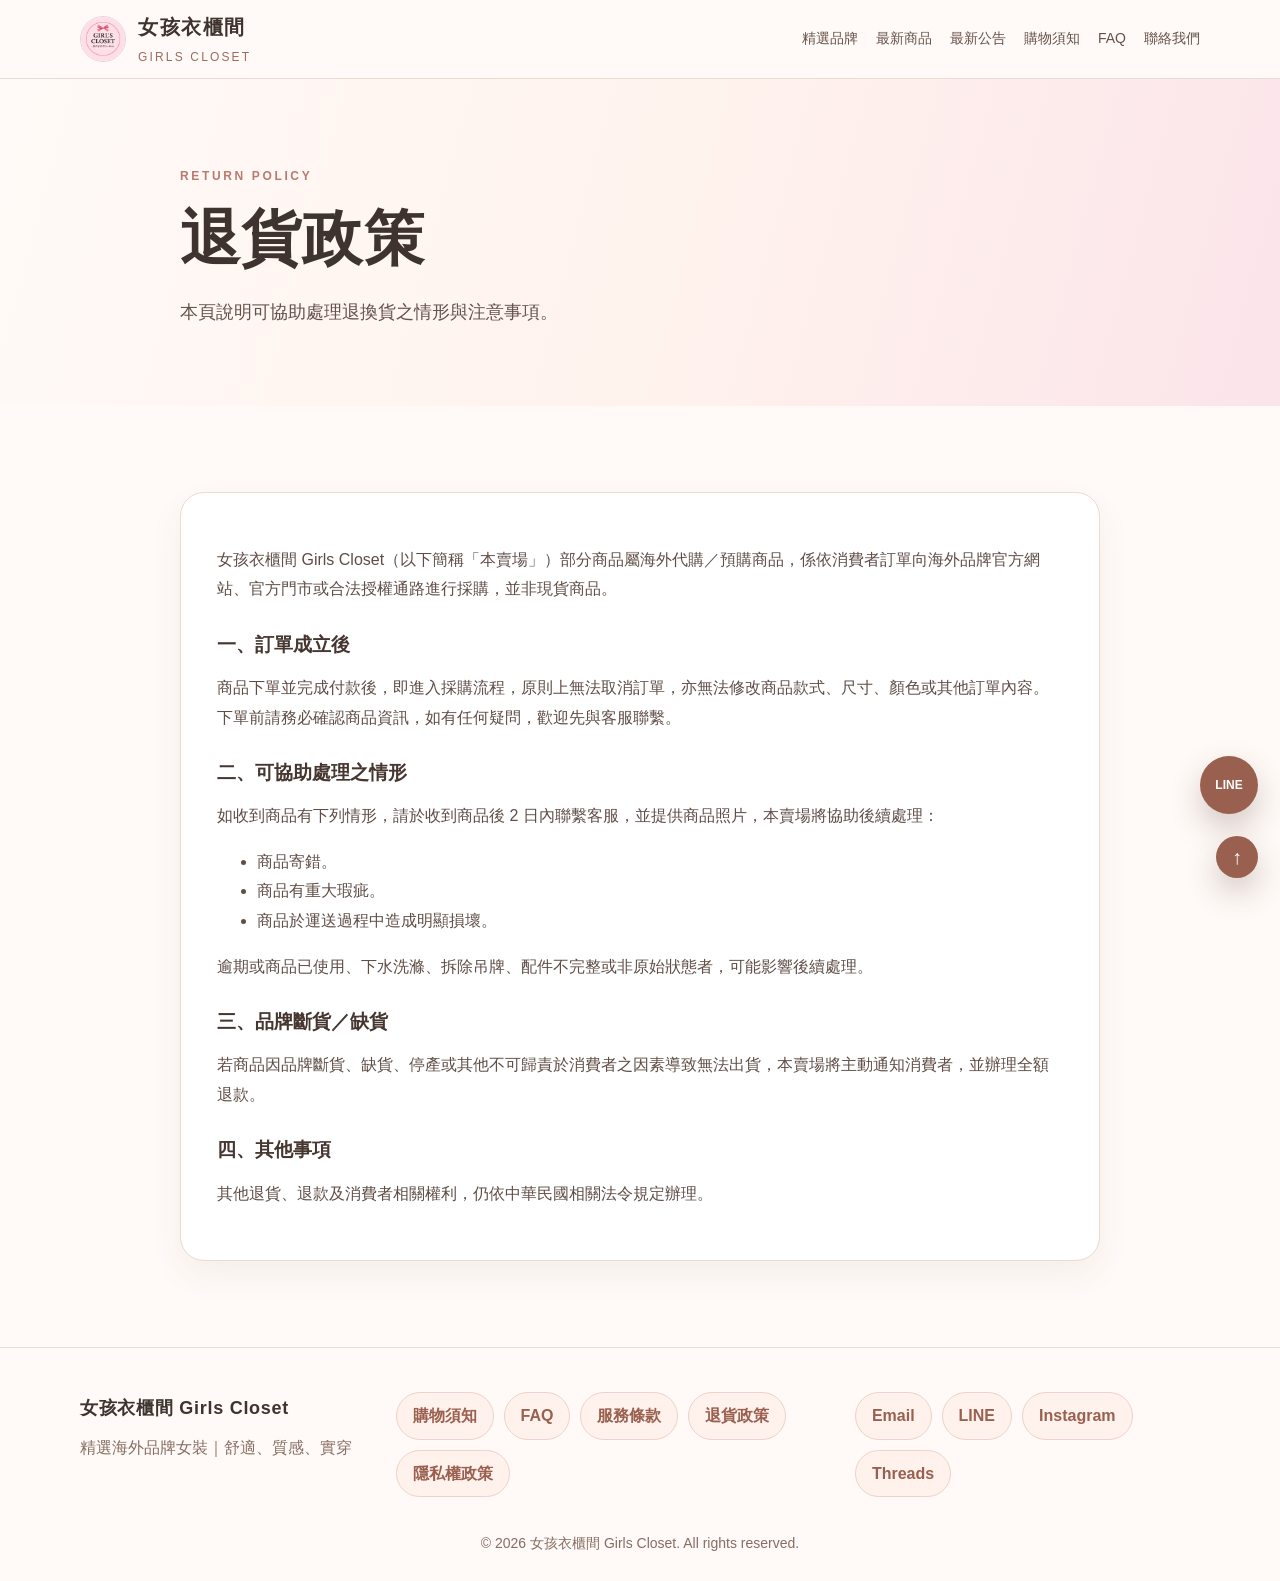
<file: return-policy.html>
<!DOCTYPE html>
<html lang="zh-Hant">
<head>
  <meta charset="UTF-8" />
  <meta name="viewport" content="width=device-width, initial-scale=1.0" />

  <title>退貨政策｜女孩衣櫃間 Girls Closet</title>
  <meta name="description" content="女孩衣櫃間 Girls Closet 退貨政策與可協助處理之情形。" />
  <meta property="og:title" content="退貨政策｜女孩衣櫃間 Girls Closet" />
  <meta property="og:description" content="女孩衣櫃間 Girls Closet 退貨政策與可協助處理之情形。" />
  <meta property="og:image" content="logo.png" />
  <meta property="og:type" content="website" />

  <link rel="icon" href="logo.png" />
  <link rel="stylesheet" href="style.css" />
</head>

<body>
  <header class="site-header">
    <div class="container nav">
      <a class="brand" href="index.html" aria-label="女孩衣櫃間 Girls Closet">
        <span class="brand-logo-wrap"><img src="logo.png" alt="女孩衣櫃間 Girls Closet Logo" /></span>
        <div>
          <span class="brand-cn">女孩衣櫃間</span>
          <span class="brand-en">Girls Closet</span>
        </div>
      </a>

      <nav class="nav-links" aria-label="主選單">
        <a href="index.html#brands">精選品牌</a>
        <a href="index.html#products">最新商品</a>
        <a href="index.html#announcement">最新公告</a>
        <a href="shopping-notice.html">購物須知</a>
        <a href="faq.html">FAQ</a>
        <a href="index.html#contact">聯絡我們</a>
      </nav>
    </div>
  </header>

  <main id="top">

    <section class="page-hero"><div class="container narrow"><p class="section-label">Return Policy</p><h1>退貨政策</h1><p>本頁說明可協助處理退換貨之情形與注意事項。</p></div></section>
    <section class="section"><div class="container narrow policy-box">
      <p>女孩衣櫃間 Girls Closet（以下簡稱「本賣場」）部分商品屬海外代購／預購商品，係依消費者訂單向海外品牌官方網站、官方門市或合法授權通路進行採購，並非現貨商品。</p>
      <h3>一、訂單成立後</h3><p>商品下單並完成付款後，即進入採購流程，原則上無法取消訂單，亦無法修改商品款式、尺寸、顏色或其他訂單內容。下單前請務必確認商品資訊，如有任何疑問，歡迎先與客服聯繫。</p>
      <h3>二、可協助處理之情形</h3><p>如收到商品有下列情形，請於收到商品後 2 日內聯繫客服，並提供商品照片，本賣場將協助後續處理：</p>
      <ul><li>商品寄錯。</li><li>商品有重大瑕疵。</li><li>商品於運送過程中造成明顯損壞。</li></ul>
      <p>逾期或商品已使用、下水洗滌、拆除吊牌、配件不完整或非原始狀態者，可能影響後續處理。</p>
      <h3>三、品牌斷貨／缺貨</h3><p>若商品因品牌斷貨、缺貨、停產或其他不可歸責於消費者之因素導致無法出貨，本賣場將主動通知消費者，並辦理全額退款。</p>
      <h3>四、其他事項</h3><p>其他退貨、退款及消費者相關權利，仍依中華民國相關法令規定辦理。</p>
    </div></section>

  </main>
  <a class="floating-line" href="https://line.me/ti/p/Fj1bSn35pG" target="_blank" rel="noopener" aria-label="LINE 聯絡客服">LINE</a>
  <a class="back-top" href="#top" aria-label="回到最上方">↑</a>

  <footer class="site-footer">
    <div class="container footer-grid">
      <div>
        <p class="footer-brand">女孩衣櫃間 Girls Closet</p>
        <p class="footer-desc">精選海外品牌女裝｜舒適、質感、實穿</p>
      </div>
      <div class="footer-links">
        <a href="shopping-notice.html">購物須知</a>
        <a href="faq.html">FAQ</a>
        <a href="terms.html">服務條款</a>
        <a href="return-policy.html">退貨政策</a>
        <a href="privacy.html">隱私權政策</a>
      </div>
      <div class="footer-social">
        <a href="mailto:kijmothy@gmail.com">Email</a>
        <a href="https://line.me/ti/p/Fj1bSn35pG" target="_blank" rel="noopener">LINE</a>
        <a href="https://www.instagram.com/girlscloset.tw/" target="_blank" rel="noopener">Instagram</a>
        <a href="https://www.threads.net/@girlscloset.tw" target="_blank" rel="noopener">Threads</a>
      </div>
    </div>
    <p class="copyright">© 2026 女孩衣櫃間 Girls Closet. All rights reserved.</p>
  </footer>


</body>
</html>
</file>
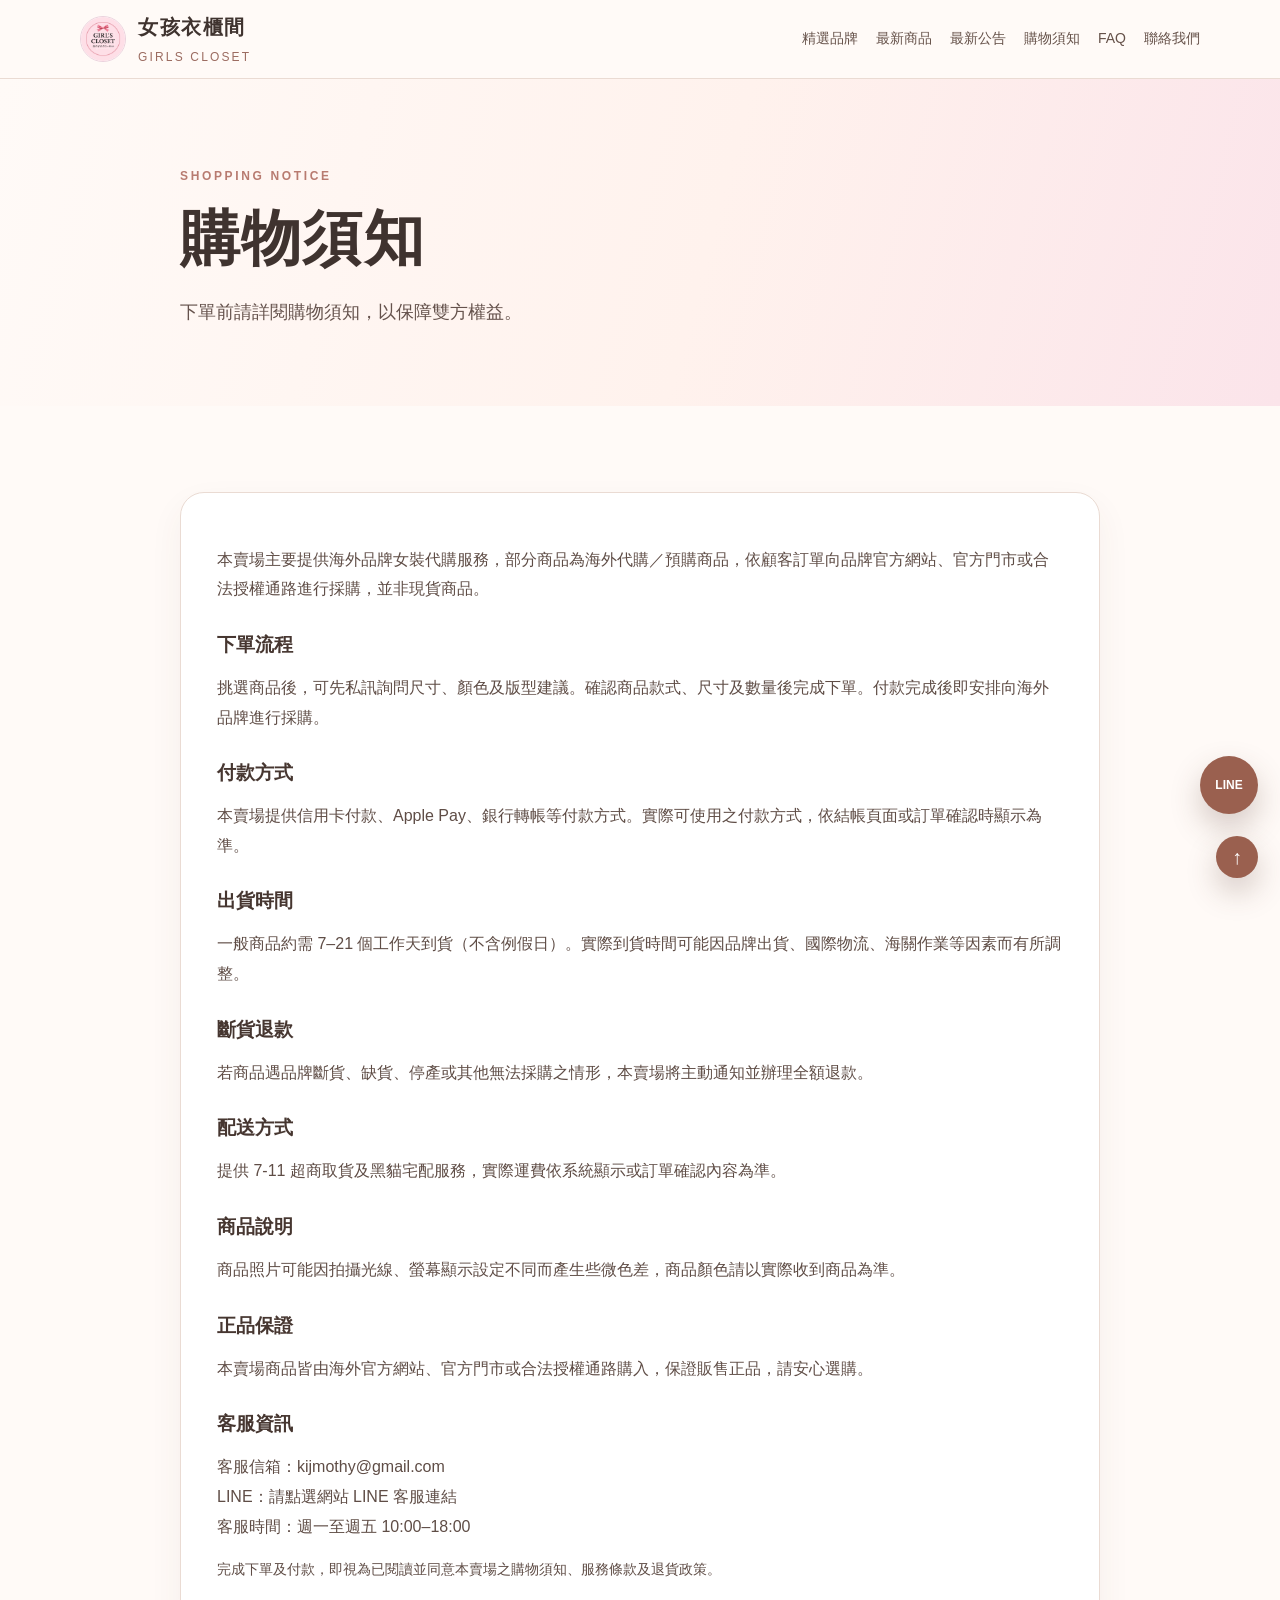
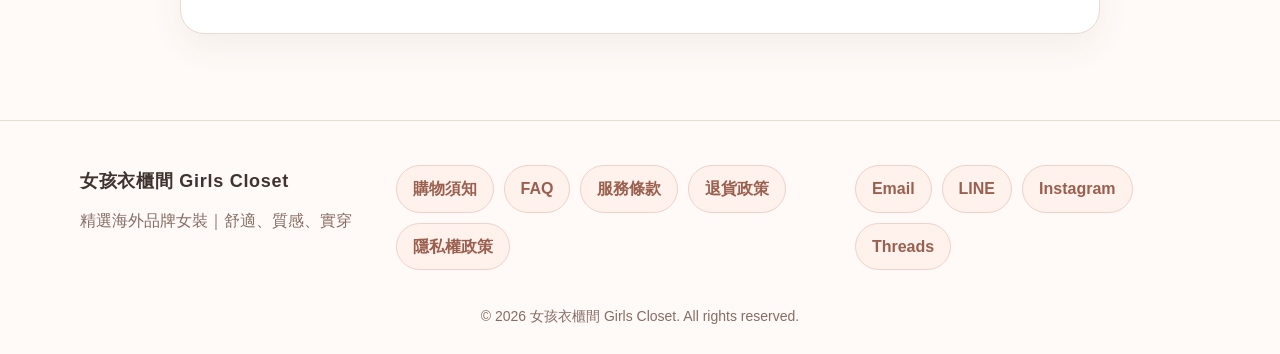
<file: shopping-notice.html>
<!DOCTYPE html>
<html lang="zh-Hant">
<head>
  <meta charset="UTF-8" />
  <meta name="viewport" content="width=device-width, initial-scale=1.0" />

  <title>購物須知｜女孩衣櫃間 Girls Closet</title>
  <meta name="description" content="女孩衣櫃間 Girls Closet 購物須知、付款方式、配送方式、出貨時間與正品保證說明。" />
  <meta property="og:title" content="購物須知｜女孩衣櫃間 Girls Closet" />
  <meta property="og:description" content="女孩衣櫃間 Girls Closet 購物須知、付款方式、配送方式、出貨時間與正品保證說明。" />
  <meta property="og:image" content="logo.png" />
  <meta property="og:type" content="website" />

  <link rel="icon" href="logo.png" />
  <link rel="stylesheet" href="style.css" />
</head>

<body>
  <header class="site-header">
    <div class="container nav">
      <a class="brand" href="index.html" aria-label="女孩衣櫃間 Girls Closet">
        <span class="brand-logo-wrap"><img src="logo.png" alt="女孩衣櫃間 Girls Closet Logo" /></span>
        <div>
          <span class="brand-cn">女孩衣櫃間</span>
          <span class="brand-en">Girls Closet</span>
        </div>
      </a>

      <nav class="nav-links" aria-label="主選單">
        <a href="index.html#brands">精選品牌</a>
        <a href="index.html#products">最新商品</a>
        <a href="index.html#announcement">最新公告</a>
        <a href="shopping-notice.html">購物須知</a>
        <a href="faq.html">FAQ</a>
        <a href="index.html#contact">聯絡我們</a>
      </nav>
    </div>
  </header>

  <main id="top">

    <section class="page-hero">
      <div class="container narrow">
        <p class="section-label">Shopping Notice</p>
        <h1>購物須知</h1>
        <p>下單前請詳閱購物須知，以保障雙方權益。</p>
      </div>
    </section>

    <section class="section">
      <div class="container narrow policy-box">
        <p>本賣場主要提供海外品牌女裝代購服務，部分商品為海外代購／預購商品，依顧客訂單向品牌官方網站、官方門市或合法授權通路進行採購，並非現貨商品。</p>
        <h3>下單流程</h3>
        <p>挑選商品後，可先私訊詢問尺寸、顏色及版型建議。確認商品款式、尺寸及數量後完成下單。付款完成後即安排向海外品牌進行採購。</p>
        <h3>付款方式</h3>
        <p>本賣場提供信用卡付款、Apple Pay、銀行轉帳等付款方式。實際可使用之付款方式，依結帳頁面或訂單確認時顯示為準。</p>
        <h3>出貨時間</h3>
        <p>一般商品約需 7–21 個工作天到貨（不含例假日）。實際到貨時間可能因品牌出貨、國際物流、海關作業等因素而有所調整。</p>
        <h3>斷貨退款</h3>
        <p>若商品遇品牌斷貨、缺貨、停產或其他無法採購之情形，本賣場將主動通知並辦理全額退款。</p>
        <h3>配送方式</h3>
        <p>提供 7-11 超商取貨及黑貓宅配服務，實際運費依系統顯示或訂單確認內容為準。</p>
        <h3>商品說明</h3>
        <p>商品照片可能因拍攝光線、螢幕顯示設定不同而產生些微色差，商品顏色請以實際收到商品為準。</p>
        <h3>正品保證</h3>
        <p>本賣場商品皆由海外官方網站、官方門市或合法授權通路購入，保證販售正品，請安心選購。</p>
        <h3>客服資訊</h3>
        <p>客服信箱：kijmothy@gmail.com<br>LINE：請點選網站 LINE 客服連結<br>客服時間：週一至週五 10:00–18:00</p>
        <p class="legal-note">完成下單及付款，即視為已閱讀並同意本賣場之購物須知、服務條款及退貨政策。</p>
      </div>
    </section>

  </main>
  <a class="floating-line" href="https://line.me/ti/p/Fj1bSn35pG" target="_blank" rel="noopener" aria-label="LINE 聯絡客服">LINE</a>
  <a class="back-top" href="#top" aria-label="回到最上方">↑</a>

  <footer class="site-footer">
    <div class="container footer-grid">
      <div>
        <p class="footer-brand">女孩衣櫃間 Girls Closet</p>
        <p class="footer-desc">精選海外品牌女裝｜舒適、質感、實穿</p>
      </div>
      <div class="footer-links">
        <a href="shopping-notice.html">購物須知</a>
        <a href="faq.html">FAQ</a>
        <a href="terms.html">服務條款</a>
        <a href="return-policy.html">退貨政策</a>
        <a href="privacy.html">隱私權政策</a>
      </div>
      <div class="footer-social">
        <a href="mailto:kijmothy@gmail.com">Email</a>
        <a href="https://line.me/ti/p/Fj1bSn35pG" target="_blank" rel="noopener">LINE</a>
        <a href="https://www.instagram.com/girlscloset.tw/" target="_blank" rel="noopener">Instagram</a>
        <a href="https://www.threads.net/@girlscloset.tw" target="_blank" rel="noopener">Threads</a>
      </div>
    </div>
    <p class="copyright">© 2026 女孩衣櫃間 Girls Closet. All rights reserved.</p>
  </footer>


</body>
</html>
</file>
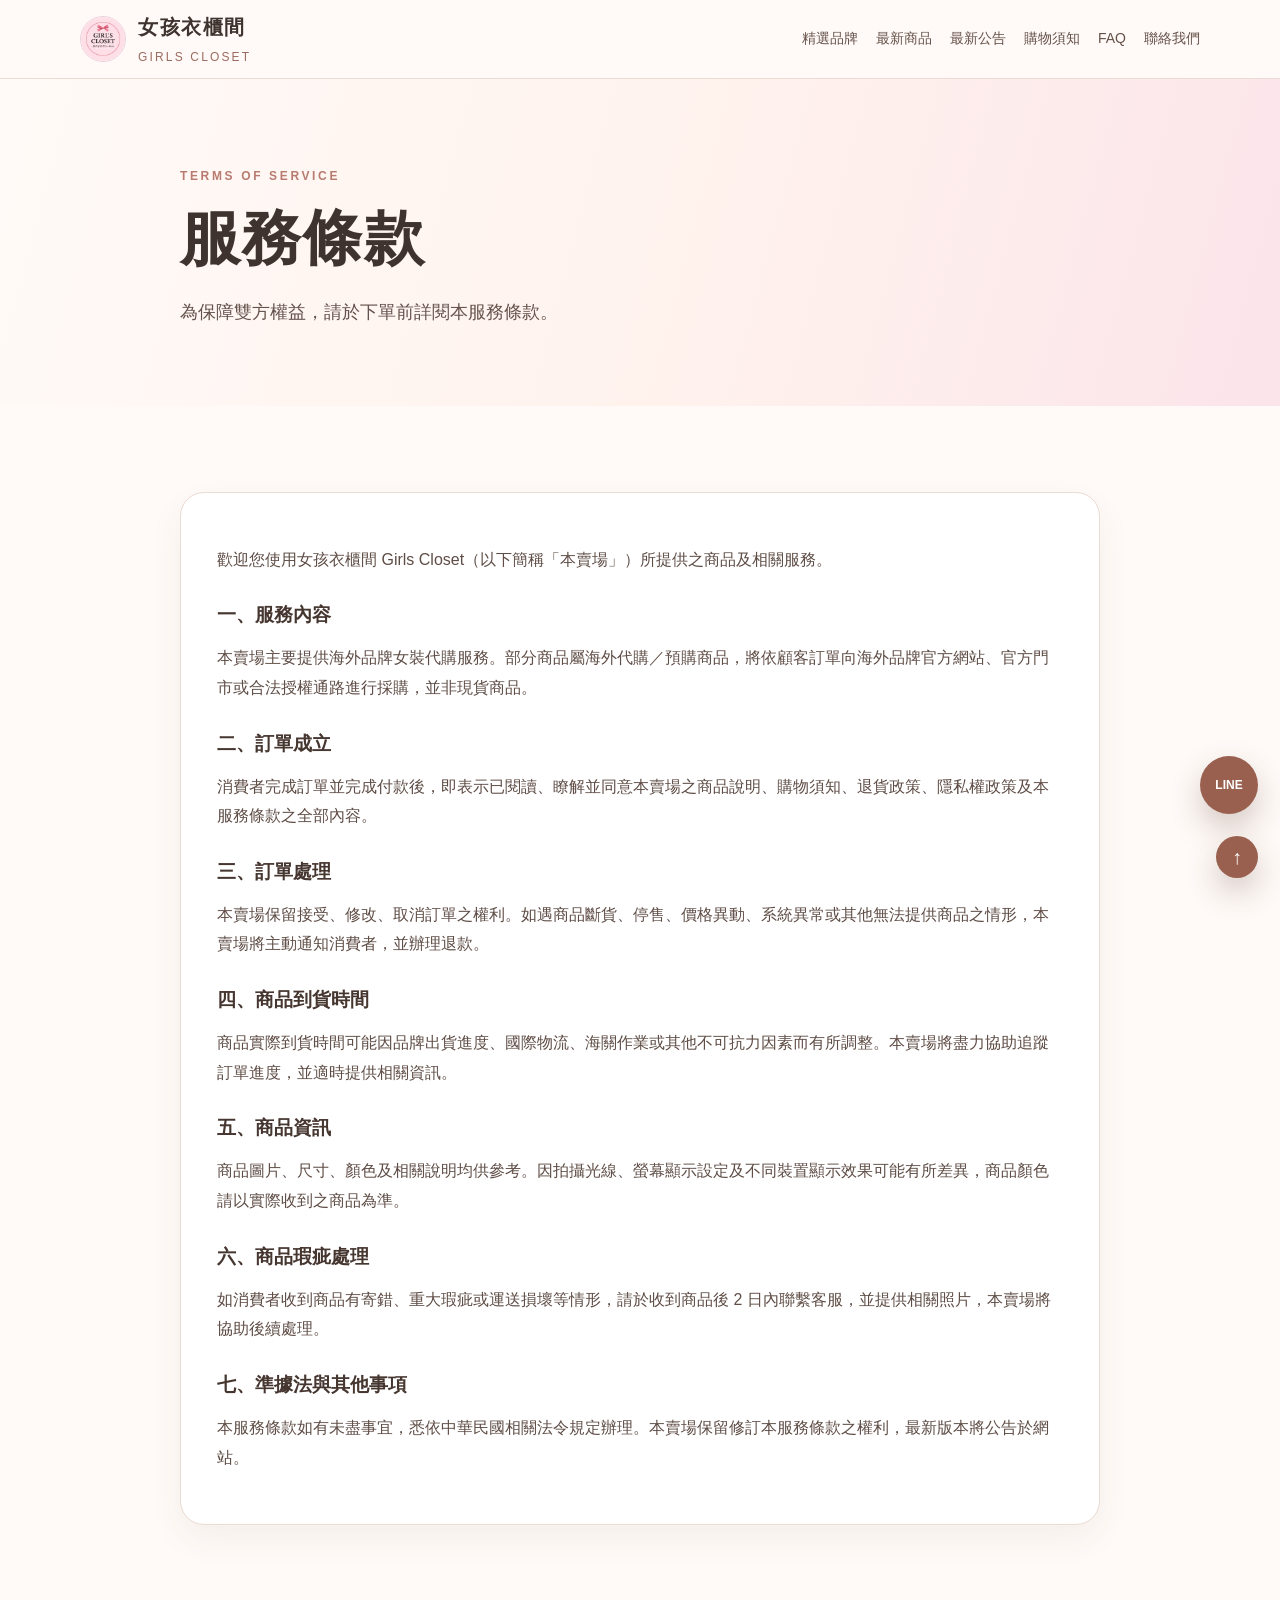
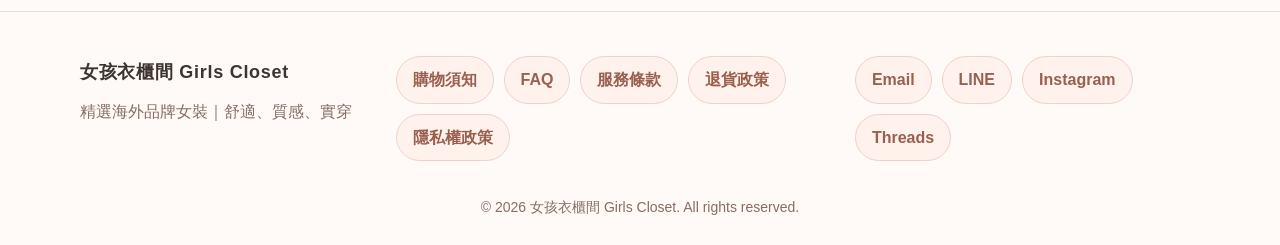
<file: terms.html>
<!DOCTYPE html>
<html lang="zh-Hant">
<head>
  <meta charset="UTF-8" />
  <meta name="viewport" content="width=device-width, initial-scale=1.0" />

  <title>服務條款｜女孩衣櫃間 Girls Closet</title>
  <meta name="description" content="女孩衣櫃間 Girls Closet 服務條款。" />
  <meta property="og:title" content="服務條款｜女孩衣櫃間 Girls Closet" />
  <meta property="og:description" content="女孩衣櫃間 Girls Closet 服務條款。" />
  <meta property="og:image" content="logo.png" />
  <meta property="og:type" content="website" />

  <link rel="icon" href="logo.png" />
  <link rel="stylesheet" href="style.css" />
</head>

<body>
  <header class="site-header">
    <div class="container nav">
      <a class="brand" href="index.html" aria-label="女孩衣櫃間 Girls Closet">
        <span class="brand-logo-wrap"><img src="logo.png" alt="女孩衣櫃間 Girls Closet Logo" /></span>
        <div>
          <span class="brand-cn">女孩衣櫃間</span>
          <span class="brand-en">Girls Closet</span>
        </div>
      </a>

      <nav class="nav-links" aria-label="主選單">
        <a href="index.html#brands">精選品牌</a>
        <a href="index.html#products">最新商品</a>
        <a href="index.html#announcement">最新公告</a>
        <a href="shopping-notice.html">購物須知</a>
        <a href="faq.html">FAQ</a>
        <a href="index.html#contact">聯絡我們</a>
      </nav>
    </div>
  </header>

  <main id="top">

    <section class="page-hero"><div class="container narrow"><p class="section-label">Terms of Service</p><h1>服務條款</h1><p>為保障雙方權益，請於下單前詳閱本服務條款。</p></div></section>
    <section class="section"><div class="container narrow policy-box">
      <p>歡迎您使用女孩衣櫃間 Girls Closet（以下簡稱「本賣場」）所提供之商品及相關服務。</p>
      <h3>一、服務內容</h3><p>本賣場主要提供海外品牌女裝代購服務。部分商品屬海外代購／預購商品，將依顧客訂單向海外品牌官方網站、官方門市或合法授權通路進行採購，並非現貨商品。</p>
      <h3>二、訂單成立</h3><p>消費者完成訂單並完成付款後，即表示已閱讀、瞭解並同意本賣場之商品說明、購物須知、退貨政策、隱私權政策及本服務條款之全部內容。</p>
      <h3>三、訂單處理</h3><p>本賣場保留接受、修改、取消訂單之權利。如遇商品斷貨、停售、價格異動、系統異常或其他無法提供商品之情形，本賣場將主動通知消費者，並辦理退款。</p>
      <h3>四、商品到貨時間</h3><p>商品實際到貨時間可能因品牌出貨進度、國際物流、海關作業或其他不可抗力因素而有所調整。本賣場將盡力協助追蹤訂單進度，並適時提供相關資訊。</p>
      <h3>五、商品資訊</h3><p>商品圖片、尺寸、顏色及相關說明均供參考。因拍攝光線、螢幕顯示設定及不同裝置顯示效果可能有所差異，商品顏色請以實際收到之商品為準。</p>
      <h3>六、商品瑕疵處理</h3><p>如消費者收到商品有寄錯、重大瑕疵或運送損壞等情形，請於收到商品後 2 日內聯繫客服，並提供相關照片，本賣場將協助後續處理。</p>
      <h3>七、準據法與其他事項</h3><p>本服務條款如有未盡事宜，悉依中華民國相關法令規定辦理。本賣場保留修訂本服務條款之權利，最新版本將公告於網站。</p>
    </div></section>

  </main>
  <a class="floating-line" href="https://line.me/ti/p/Fj1bSn35pG" target="_blank" rel="noopener" aria-label="LINE 聯絡客服">LINE</a>
  <a class="back-top" href="#top" aria-label="回到最上方">↑</a>

  <footer class="site-footer">
    <div class="container footer-grid">
      <div>
        <p class="footer-brand">女孩衣櫃間 Girls Closet</p>
        <p class="footer-desc">精選海外品牌女裝｜舒適、質感、實穿</p>
      </div>
      <div class="footer-links">
        <a href="shopping-notice.html">購物須知</a>
        <a href="faq.html">FAQ</a>
        <a href="terms.html">服務條款</a>
        <a href="return-policy.html">退貨政策</a>
        <a href="privacy.html">隱私權政策</a>
      </div>
      <div class="footer-social">
        <a href="mailto:kijmothy@gmail.com">Email</a>
        <a href="https://line.me/ti/p/Fj1bSn35pG" target="_blank" rel="noopener">LINE</a>
        <a href="https://www.instagram.com/girlscloset.tw/" target="_blank" rel="noopener">Instagram</a>
        <a href="https://www.threads.net/@girlscloset.tw" target="_blank" rel="noopener">Threads</a>
      </div>
    </div>
    <p class="copyright">© 2026 女孩衣櫃間 Girls Closet. All rights reserved.</p>
  </footer>


</body>
</html>
</file>
<file: style.css>
* {
  box-sizing: border-box;
}

html {
  scroll-behavior: smooth;
}

body {
  margin: 0;
  font-family: "Noto Sans TC", "PingFang TC", "Microsoft JhengHei", Arial, sans-serif;
  color: #3f332f;
  background: #fffaf7;
  line-height: 1.85;
}

a {
  color: inherit;
  text-decoration: none;
}

.container {
  width: min(1120px, 92%);
  margin: 0 auto;
}

.narrow {
  width: min(920px, 92%);
}

.site-header {
  position: sticky;
  top: 0;
  z-index: 30;
  background: rgba(255, 250, 247, 0.95);
  border-bottom: 1px solid #eadbd3;
  backdrop-filter: blur(14px);
}

.nav {
  min-height: 78px;
  display: flex;
  align-items: center;
  justify-content: space-between;
  gap: 24px;
}

.brand {
  display: inline-flex;
  align-items: center;
  gap: 12px;
  flex-shrink: 0;
}

.brand-logo-wrap {
  width: 46px;
  height: 46px;
  display: inline-flex;
  align-items: center;
  justify-content: center;
  overflow: hidden;
  border-radius: 50%;
  border: 1px solid #ead1dc;
  background: #fff;
}

.brand img {
  width: 100%;
  height: 100%;
  object-fit: cover;
}

.brand-cn {
  display: block;
  font-size: 20px;
  font-weight: 800;
  letter-spacing: 0.08em;
}

.brand-en {
  display: block;
  font-size: 12px;
  color: #9b6b60;
  letter-spacing: 0.18em;
  text-transform: uppercase;
}

.nav-links {
  display: flex;
  flex-wrap: wrap;
  justify-content: flex-end;
  gap: 14px 18px;
  font-size: 14px;
  color: #66524a;
}

.nav-links a:hover {
  color: #ad7466;
}

.hero {
  min-height: 600px;
  display: flex;
  align-items: center;
  background:
    radial-gradient(circle at 82% 18%, rgba(238, 193, 205, 0.72), transparent 32%),
    radial-gradient(circle at 12% 82%, rgba(245, 226, 216, 0.9), transparent 36%),
    linear-gradient(105deg, #fffaf7 0%, #fff2ed 52%, #fbe4ea 100%);
}

.hero-grid {
  display: grid;
  grid-template-columns: minmax(0, 1.18fr) minmax(230px, 0.62fr);
  align-items: center;
  gap: 70px;
  padding: 72px 0;
}

.eyebrow,
.section-label {
  margin: 0 0 12px;
  color: #b87b70;
  font-size: 12px;
  font-weight: 800;
  letter-spacing: 0.22em;
  text-transform: uppercase;
}

h1,
h2,
h3 {
  line-height: 1.32;
  margin-top: 0;
}

h1 {
  font-size: clamp(40px, 5.5vw, 66px);
  margin-bottom: 24px;
  letter-spacing: 0.02em;
}

h2 {
  font-size: clamp(29px, 4vw, 44px);
  margin-bottom: 30px;
}

h3 {
  font-size: 19px;
  margin-bottom: 10px;
}

.hero-text,
.section-intro {
  max-width: 760px;
  font-size: 18px;
  color: #65524c;
}

.hero-actions {
  display: flex;
  flex-wrap: wrap;
  gap: 14px;
  margin-top: 34px;
}

.button {
  display: inline-flex;
  min-height: 46px;
  align-items: center;
  justify-content: center;
  padding: 10px 25px;
  border-radius: 999px;
  font-weight: 800;
  transition: transform .2s ease, box-shadow .2s ease, background .2s ease;
}

.button:hover {
  transform: translateY(-2px);
}

.button.primary {
  color: white;
  background: #a96f61;
  box-shadow: 0 12px 28px rgba(169, 111, 97, 0.24);
}

.button.primary:hover {
  background: #925d52;
}

.button.secondary {
  color: #925d52;
  border: 1px solid #dcb8b0;
  background: rgba(255,255,255,0.65);
}

.hero-logo-panel {
  justify-self: center;
  width: min(250px, 100%);
  padding: 16px 16px 20px;
  border-radius: 30px;
  text-align: center;
  background: rgba(255, 255, 255, 0.72);
  box-shadow: 0 22px 62px rgba(128, 70, 82, 0.13);
  border: 1px solid rgba(232, 194, 205, 0.75);
}

.hero-logo-frame {
  width: 100%;
  aspect-ratio: 1;
  overflow: hidden;
  border-radius: 22px;
  background: #ffe4ed;
}

.hero-logo-frame img {
  width: 100%;
  height: 100%;
  object-fit: contain;
}

.hero-logo-panel p {
  margin: 14px 0 0;
  color: #9b6b60;
  font-size: 11px;
  font-weight: 800;
  letter-spacing: .14em;
  text-transform: uppercase;
}

.page-hero {
  padding: 86px 0 58px;
  background: linear-gradient(105deg, #fffaf7 0%, #fff2ed 55%, #fbe4ea 100%);
}

.page-hero h1 {
  font-size: clamp(38px, 5vw, 60px);
  margin-bottom: 14px;
}

.page-hero p:last-child {
  color: #65524c;
  font-size: 18px;
}

.section {
  padding: 86px 0;
}

.soft {
  background: #f7ebe6;
}

.split {
  display: grid;
  grid-template-columns: 0.78fr 1.22fr;
  gap: 58px;
}

.prose p {
  margin-top: 0;
  font-size: 17px;
  color: #5f4e48;
}

.section-head {
  display: grid;
  grid-template-columns: .8fr 1.2fr;
  gap: 40px;
  align-items: end;
}

.mini-note,
.legal-note {
  color: #8d675d;
  font-size: 14px;
}

.legal-note a {
  color: #9a604f;
  font-weight: 900;
  text-decoration: underline;
  text-underline-offset: 3px;
}

.center-action {
  text-align: center;
  margin-top: 24px;
}

.brand-grid,
.feature-grid,
.cards.two,
.product-grid,
.announcement-grid {
  display: grid;
  gap: 22px;
}

.brand-grid,
.product-grid {
  grid-template-columns: repeat(4, minmax(0, 1fr));
}

.feature-grid,
.cards.two,
.announcement-grid {
  grid-template-columns: repeat(2, minmax(0, 1fr));
}

.announcement-grid {
  grid-template-columns: repeat(3, minmax(0, 1fr));
}

.brand-card,
.feature-card,
.card,
.policy-box,
.contact-card,
details,
.product-card,
.announcement-grid article {
  background: #fff;
  border: 1px solid #eadbd3;
  border-radius: 24px;
  box-shadow: 0 14px 34px rgba(87, 60, 50, 0.06);
}

.brand-card,
.feature-card,
.card,
.announcement-grid article {
  padding: 28px;
}

.brand-card,
.feature-card,
.card,
.product-card,
.announcement-grid article {
  transition: transform .2s ease, box-shadow .2s ease;
}

.brand-card:hover,
.feature-card:hover,
.card:hover,
.product-card:hover,
.announcement-grid article:hover {
  transform: translateY(-3px);
  box-shadow: 0 18px 40px rgba(87, 60, 50, 0.09);
}

.brand-card span,
.feature-card span,
.announcement-grid span {
  display: inline-block;
  color: #b87b70;
  font-size: 12px;
  font-weight: 900;
  letter-spacing: 0.16em;
  margin-bottom: 12px;
  text-transform: uppercase;
}

.brand-card h3 {
  font-size: 24px;
  letter-spacing: 0.04em;
}

.brand-card p,
.feature-card p,
.card p,
.announcement-grid p {
  margin-bottom: 0;
  color: #66534d;
}

.filter-row {
  display: flex;
  flex-wrap: wrap;
  gap: 10px;
  margin: 26px 0 4px;
}

.filter-button {
  border: 1px solid #efd2c9;
  background: #fff;
  color: #9a604f;
  border-radius: 999px;
  padding: 8px 16px;
  font-weight: 800;
  cursor: pointer;
}

.filter-button.active,
.filter-button:hover {
  background: #9a604f;
  color: #fff;
}

.product-grid {
  margin-top: 30px;
}

.product-card {
  overflow: hidden;
}

.product-card.soldout {
  opacity: .62;
}

.product-image {
  position: relative;
  aspect-ratio: 4 / 5;
  display: flex;
  align-items: center;
  justify-content: center;
  background:
    linear-gradient(135deg, rgba(247, 220, 229, .9), rgba(251, 240, 232, .9));
  color: #9a604f;
  font-weight: 900;
  letter-spacing: 0.12em;
  overflow: hidden;
}

.product-image img {
  width: 100%;
  height: 100%;
  object-fit: cover;
}

.product-image em {
  position: absolute;
  top: 12px;
  left: 12px;
  font-style: normal;
  background: rgba(255,255,255,.88);
  color: #9a604f;
  border-radius: 999px;
  padding: 3px 10px;
  font-size: 12px;
}

.product-info {
  padding: 22px;
}

.product-brand {
  display: inline-flex;
  color: #9a604f;
  background: #fff1ec;
  border: 1px solid #efd2c9;
  border-radius: 999px;
  padding: 3px 10px;
  margin-bottom: 12px;
  font-size: 12px;
  font-weight: 800;
}

.product-price {
  font-weight: 900;
  color: #9a604f;
}

.product-meta {
  color: #7a625a;
  font-size: 14px;
}

.line-button {
  display: inline-flex;
  margin-top: 12px;
  width: 100%;
  min-height: 42px;
  align-items: center;
  justify-content: center;
  color: white;
  background: #9a604f;
  border-radius: 999px;
  font-weight: 800;
}

.line-button:hover {
  background: #835143;
}

.product-detail-grid {
  display: grid;
  grid-template-columns: .9fr 1.1fr;
  gap: 44px;
  align-items: start;
}

.product-detail-image {
  background: #fff;
  border: 1px solid #eadbd3;
  border-radius: 28px;
  overflow: hidden;
  box-shadow: 0 14px 34px rgba(87, 60, 50, 0.06);
}

.product-detail-image img,
.product-detail-placeholder {
  width: 100%;
  aspect-ratio: 4 / 5;
}

.product-detail-image img {
  object-fit: cover;
  display: block;
}

.product-detail-placeholder {
  display: flex;
  align-items: center;
  justify-content: center;
  color: #9a604f;
  font-weight: 900;
  letter-spacing: .12em;
  background: linear-gradient(135deg, rgba(247, 220, 229, .9), rgba(251, 240, 232, .9));
}

.product-detail-info {
  background: #fff;
  border: 1px solid #eadbd3;
  border-radius: 28px;
  padding: 34px;
  box-shadow: 0 14px 34px rgba(87, 60, 50, 0.06);
}

.product-detail-line {
  margin-top: 20px;
}

.detail-list {
  margin-top: 24px;
  padding-top: 18px;
  border-top: 1px solid #eadbd3;
}

.detail-list p {
  margin: 8px 0;
}

.timeline {
  display: grid;
  grid-template-columns: repeat(3, 1fr);
  gap: 22px;
}

.timeline div {
  padding: 28px;
  background: #fff;
  border: 1px solid #eadbd3;
  border-radius: 24px;
  box-shadow: 0 14px 34px rgba(87, 60, 50, 0.05);
}

.timeline span {
  display: inline-flex;
  color: #b87b70;
  font-weight: 900;
  letter-spacing: 0.14em;
  margin-bottom: 10px;
}

.timeline strong {
  display: block;
  font-size: 19px;
}

.timeline p {
  margin-bottom: 0;
  color: #66534d;
}

details {
  margin-bottom: 14px;
  overflow: hidden;
}

summary {
  cursor: pointer;
  padding: 20px 24px;
  font-weight: 800;
  color: #493b35;
}

details p {
  margin: 0;
  padding: 0 24px 22px;
  color: #65514a;
}

.policy-box {
  padding: 36px;
}

.policy-box p,
.policy-box li {
  color: #5f4d46;
}

.policy-box h3 {
  margin-top: 28px;
  color: #463630;
}

.contact-intro {
  margin-top: -12px;
}

.contact-card {
  padding: 32px;
  margin-top: 24px;
}

.contact-card p {
  margin: 8px 0;
}

.contact-card a {
  color: #9a604f;
  font-weight: 800;
}

.social-row {
  display: flex;
  flex-wrap: wrap;
  gap: 10px;
  margin-top: 18px;
}

.social-row a,
.footer-social a,
.footer-links a {
  display: inline-flex;
  align-items: center;
  justify-content: center;
  min-height: 38px;
  padding: 8px 16px;
  border-radius: 999px;
  color: #9a604f;
  background: #fff1ec;
  border: 1px solid #efd2c9;
  font-weight: 800;
}

.social-row a:hover,
.footer-social a:hover,
.footer-links a:hover {
  background: #9a604f;
  color: #fff;
}

.floating-line,
.back-top {
  position: fixed;
  right: 22px;
  z-index: 40;
  display: inline-flex;
  align-items: center;
  justify-content: center;
  color: white;
  background: #9a604f;
  box-shadow: 0 14px 30px rgba(88, 61, 49, 0.25);
}

.floating-line {
  bottom: 86px;
  width: 58px;
  height: 58px;
  border-radius: 50%;
  font-size: 12px;
  font-weight: 900;
}

.back-top {
  bottom: 22px;
  width: 42px;
  height: 42px;
  border-radius: 50%;
  font-size: 20px;
}

.site-footer {
  border-top: 1px solid #eadbd3;
  padding: 44px 0 24px;
  background: #fffaf7;
  color: #876d64;
}

.footer-grid {
  display: grid;
  grid-template-columns: 1fr 1.5fr 1.2fr;
  gap: 28px;
  align-items: start;
}

.footer-brand {
  margin: 0;
  color: #3f332f;
  font-size: 18px;
  font-weight: 900;
  letter-spacing: .04em;
}

.footer-desc {
  margin: 8px 0 0;
}

.footer-links,
.footer-social {
  display: flex;
  gap: 10px;
  flex-wrap: wrap;
}

.copyright {
  text-align: center;
  margin: 34px 0 0;
  font-size: 14px;
}

@media (max-width: 1100px) {
  .product-grid,
  .brand-grid {
    grid-template-columns: repeat(2, minmax(0, 1fr));
  }

  .announcement-grid {
    grid-template-columns: 1fr;
  }

  .hero-grid {
    grid-template-columns: 1fr .62fr;
    gap: 44px;
  }
}

@media (max-width: 960px) {
  .nav {
    align-items: flex-start;
    flex-direction: column;
    padding: 16px 0;
  }

  .nav-links {
    justify-content: flex-start;
    gap: 10px 14px;
  }

  .hero-grid,
  .split,
  .section-head,
  .feature-grid,
  .cards.two,
  .timeline,
  .footer-grid,
  .product-detail-grid {
    grid-template-columns: 1fr;
  }

  .hero {
    min-height: auto;
  }

  .hero-grid {
    padding: 58px 0 64px;
  }

  .hero-logo-panel {
    width: min(230px, 78%);
    justify-self: start;
  }

  .section {
    padding: 64px 0;
  }

  .page-hero {
    padding: 64px 0 42px;
  }
}

@media (max-width: 620px) {
  .brand-grid,
  .product-grid {
    grid-template-columns: 1fr;
  }

  .brand-logo-wrap {
    width: 40px;
    height: 40px;
  }

  .brand-cn {
    font-size: 18px;
  }

  .nav-links {
    font-size: 13px;
  }

  h1 {
    font-size: 35px;
  }

  h2 {
    font-size: 30px;
  }

  .hero-text,
  .section-intro {
    font-size: 16px;
  }

  .button {
    width: 100%;
  }

  .policy-box,
  .contact-card,
  .product-detail-info {
    padding: 26px;
  }

  .hero-logo-panel {
    width: min(210px, 76%);
    margin-top: 4px;
  }

  .floating-line {
    right: 16px;
    bottom: 78px;
    width: 52px;
    height: 52px;
  }

  .back-top {
    right: 21px;
    bottom: 20px;
  }
}
</file>
